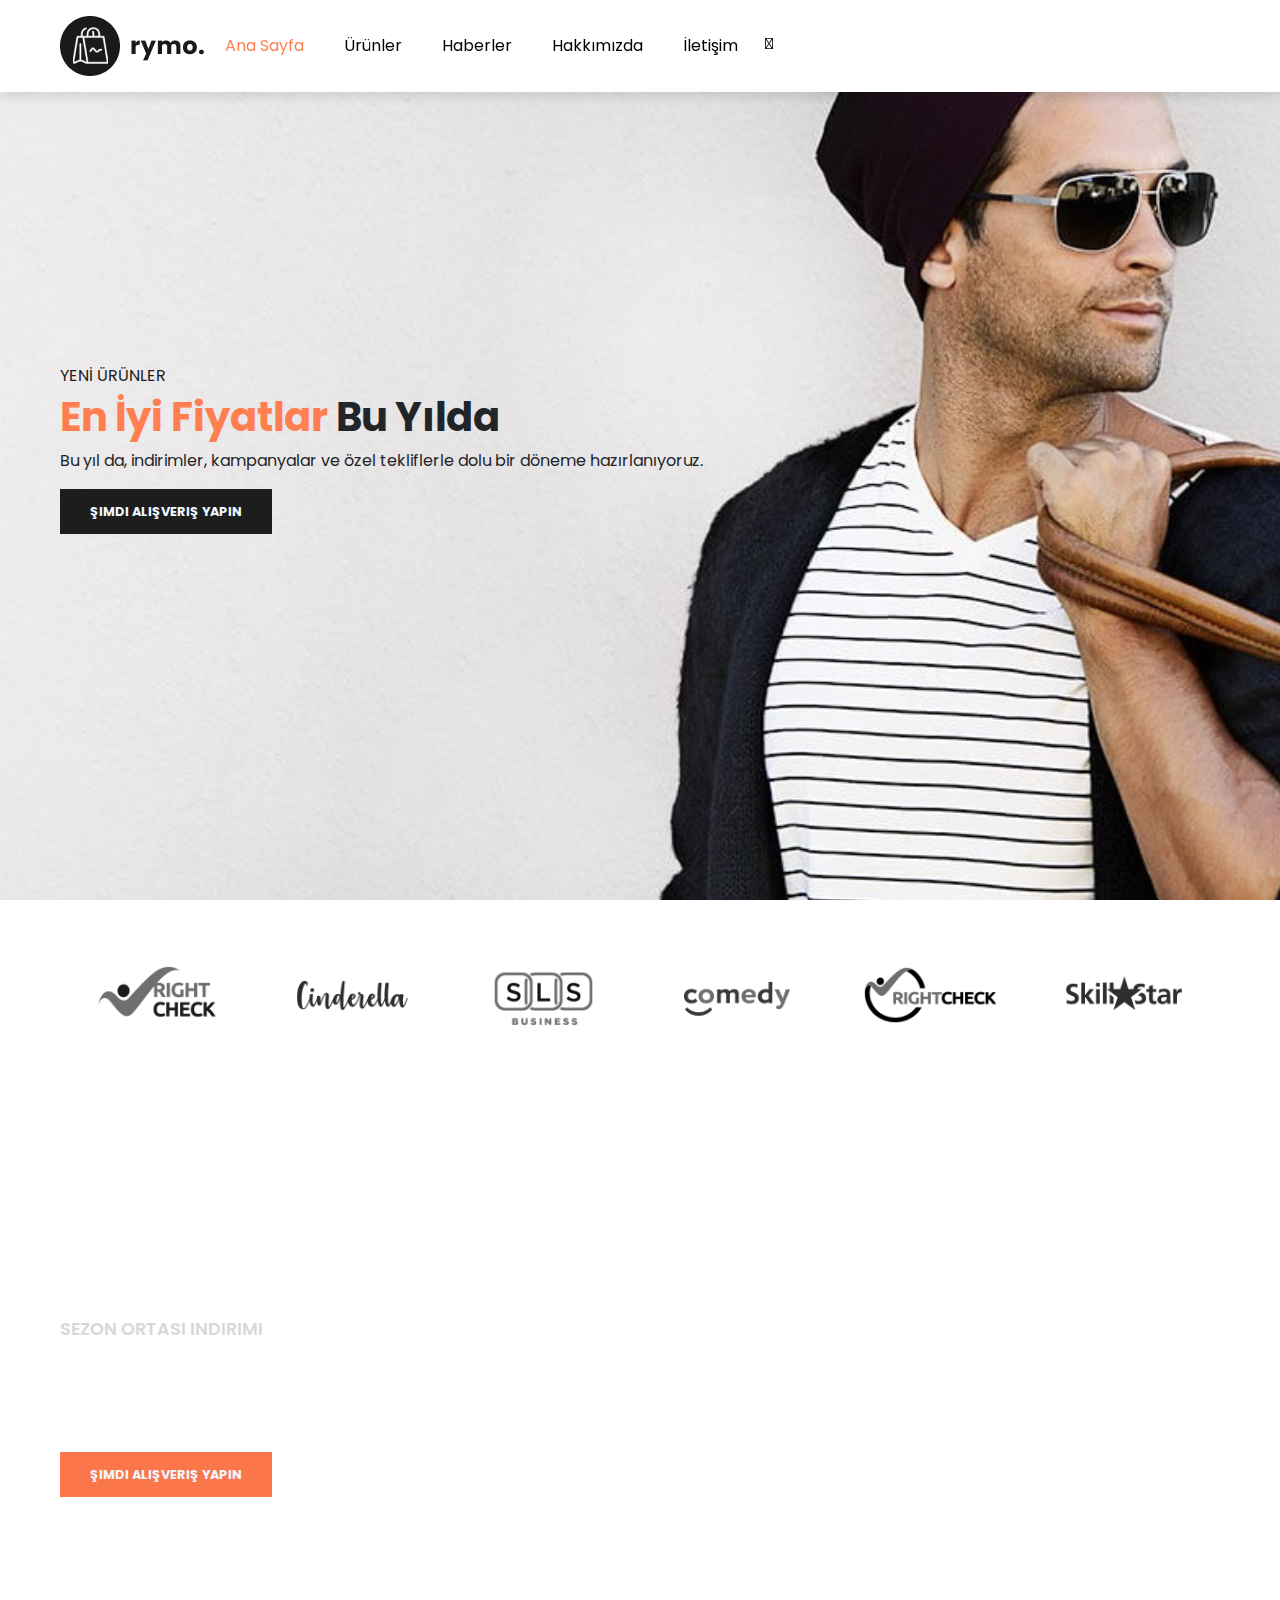
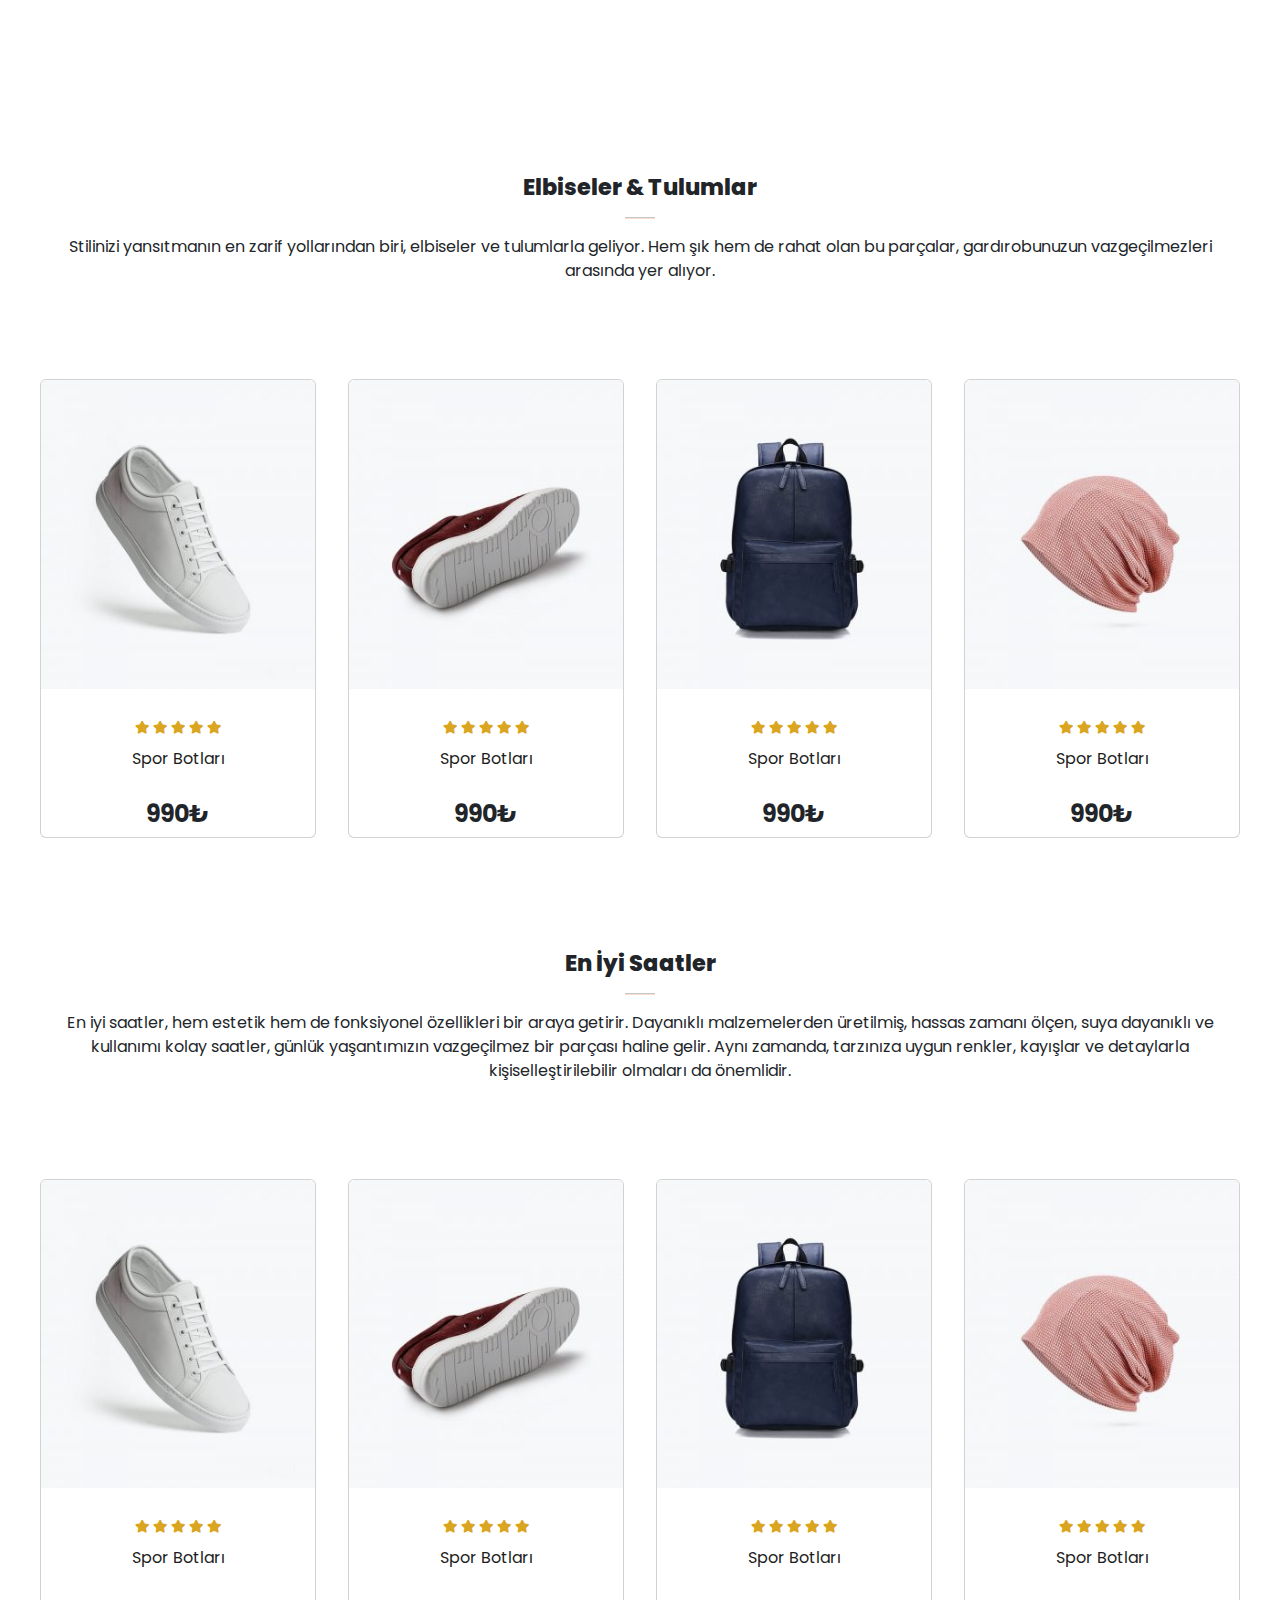
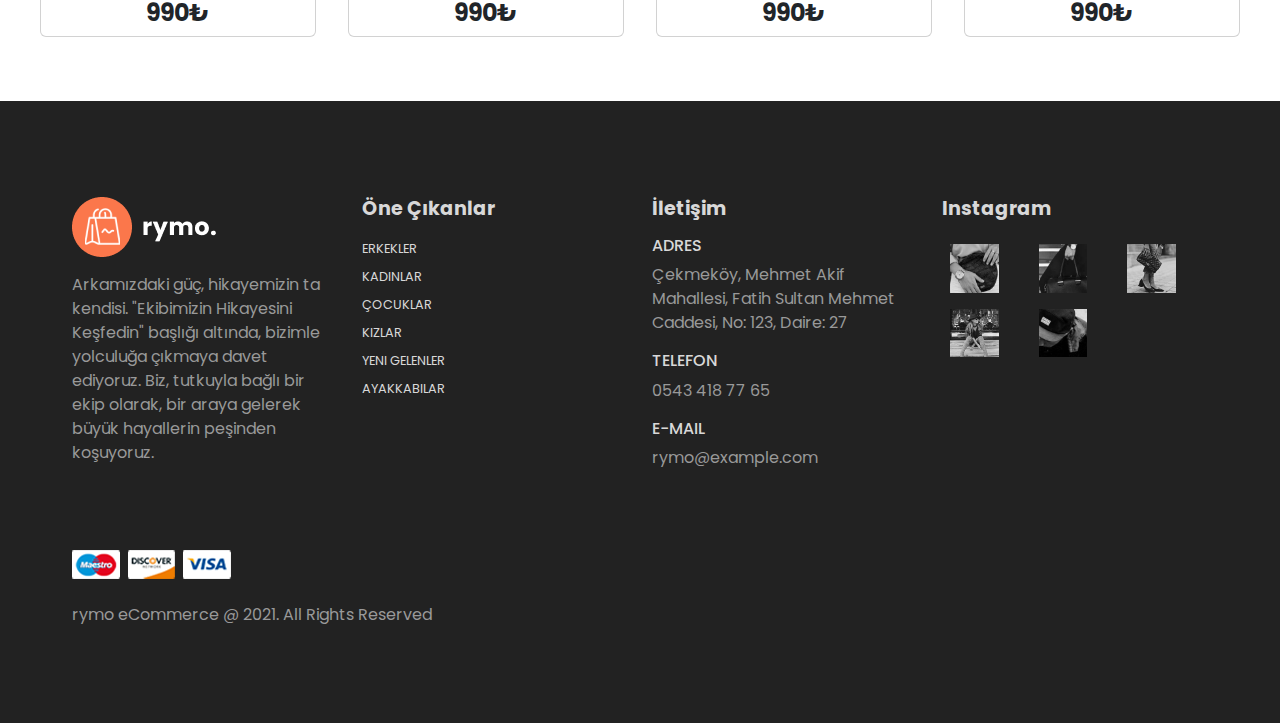
<file: index.html>
<!DOCTYPE html>
<html lang="en">
  <head>
    <meta charset="UTF-8" />
    <meta http-equiv="X-UA-Compatible" content="IE=edge" />
    <meta name="viewport" content="width=device-width, initial-scale=1.0" />
    <title>Ana Sayfa</title>
    <link
      rel="stylesheet"
      href="https://cdn.jsdelivr.net/npm/bootstrap@4.1.3/dist/css/bootstrap.min.css"
      integrity="sha384-MCw98/SFnGE8fJT3GXwEOngsV7Zt27NXFoaoApmYm81iuXoPkFOJwJ8ERdknLPMO"
      crossorigin="anonymous"
    />
    <link
      rel="stylesheet"
      href="https://cdn.jsdelivr.net/npm/bootstrap@5.3.3/dist/css/bootstrap.min.css"
    />
    <link
      rel="stylesheet"
      href="https://pro.fontawesome.com/releases/v5.10.0/css/all.css"
    />
    <link
      rel="stylesheet"
      href="https://cdnjs.cloudflare.com/ajax/libs/font-awesome/5.15.4/css/all.min.css"
      integrity="sha512-..."
      crossorigin="anonymous"
    />

    <link rel="stylesheet" href="style.css" />
  </head>

  <body>
    <!-- Navigation Start -->
    <nav class="navbar navbar-expand-lg navbar-light bg-white py-3 fixed-top">
      <div class="container">
        <a href="index.html"><img src="img/logo1.png" alt="" /></a>
        <button
          class="navbar-toggler"
          type="button"
          data-bs-toggle="collapse"
          data-bs-target="#navbarSupportedContent"
          aria-controls="navbarSupportedContent"
          aria-expanded="false"
          aria-label="Toggle navigation"
        >
          <span><i id="bar" class="fas fa-bars"></i></span>
        </button>
        <div class="collapse navbar-collapse" id="navbarSupportedContent">
          <ul class="navbar-nav ml-auto">
            <li class="nav-item">
              <a class="nav-link active" href="index.html">Ana Sayfa</a>
            </li>
            <li class="nav-item">
              <a class="nav-link" href="shop.html">Ürünler</a>
            </li>
            <li class="nav-item">
              <a class="nav-link" href="blog.html">Haberler</a>
            </li>
            <li class="nav-item">
              <a class="nav-link" href="about.html">Hakkımızda</a>
            </li>
            <li class="nav-item">
              <a class="nav-link" href="contact.html">İletişim</a>
            </li>
            <li class="nav-item">
              <div class="cart-btn">
                <i id="cart" class="fal fa-shopping-bag"></i>
              </div>
            </li>
          </ul>
        </div>
      </div>
      <!-- <div class="cart-btn">
        <i id="cart" class="fal fa-shopping-bag"></i>
        <span class="cart-quantity">0</span>
      </div> -->

      <div class="cart-modal-overlay">
        <div class="cart-modal">
          <i id="close-btn" class="fas fa-times"></i>
          <h1 class="cart-is-empty">Sepet boş</h1>
          <div class="product-rows"></div>
          <div class="total">
            <h1 class="cart-total">Toplam</h1>
            <span class="total-price">0₺</span>
            <button class="purchase-btn">Satın Alma</button>
          </div>
        </div>
      </div>
    </nav>
    <!-- Navigation End -->

    <!-- Home Start -->
    <section id="home">
      <div class="container">
        <h5>YENİ ÜRÜNLER</h5>
        <h1><span>En İyi Fiyatlar</span> Bu Yılda</h1>
        <p>
          Bu yıl da, indirimler, kampanyalar ve özel tekliflerle dolu bir döneme
          hazırlanıyoruz.<br />
        </p>
        <button>Şimdi Alışveriş Yapın</button>
      </div>
    </section>
    <!-- Home End -->

    <!-- Brand Start -->
    <section id="brand" class="container">
      <div class="row m-0 py-5">
        <img
          class="img-fluid col-lg-2 col-md-4 col-6"
          src="img/brand/1.png"
          alt=""
        />
        <img
          class="img-fluid col-lg-2 col-md-4 col-6"
          src="img/brand/2.png"
          alt=""
        />
        <img
          class="img-fluid col-lg-2 col-md-4 col-6"
          src="img/brand/3.png"
          alt=""
        />
        <img
          class="img-fluid col-lg-2 col-md-4 col-6"
          src="img/brand/4.png"
          alt=""
        />
        <img
          class="img-fluid col-lg-2 col-md-4 col-6"
          src="img/brand/5.png"
          alt=""
        />
        <img
          class="img-fluid col-lg-2 col-md-4 col-6"
          src="img/brand/6.png"
          alt=""
        />
      </div>
    </section>
    <!-- Brand End -->
    <!-- Banner Start -->
    <section id="banner" class="my-5 py-5">
      <div class="container">
        <h4>SEZON ORTASI INDIRIMI</h4>
        <h1>Sonbahar Koleksiyonu<br />%20'YE VARAN İNDİRİM</h1>
        <button class="text-uppercase">Şimdi Alışveriş Yapın</button>
      </div>
    </section>
    <!-- Banner End -->

    <!-- Clothes Start -->
    <section id="clothes" class="my-5">
      <div class="container text-center mt-5 py-5">
        <h3>Elbiseler & Tulumlar</h3>
        <hr class="mx-auto" />
        <p>
          Stilinizi yansıtmanın en zarif yollarından biri, elbiseler ve
          tulumlarla geliyor. Hem şık hem de rahat olan bu parçalar,
          gardırobunuzun vazgeçilmezleri arasında yer alıyor.
        </p>
      </div>
      <div class="row mx-auto container-fluid">
        <div class="items-container">
          <div class="card-1 card" data-id="1" data-max-quantity="10">
            <img class="product-image" src="img/featured/1.jpg" alt="" />
            <button class="add-to-cart">Sepete Ekle</button>
            <div class="star">
              <i class="fas fa-star"></i>
              <i class="fas fa-star"></i>
              <i class="fas fa-star"></i>
              <i class="fas fa-star"></i>
              <i class="fas fa-star"></i>
            </div>
            <h5 class="p-name">Spor Botları</h5>
            <h4 class="product-price">990₺</h4>
          </div>
          <div class="card-2 card">
            <img class="product-image" src="img/featured/2.jpg" alt="" />
            <button class="add-to-cart">Sepete Ekle</button>
            <div class="star">
              <i class="fas fa-star"></i>
              <i class="fas fa-star"></i>
              <i class="fas fa-star"></i>
              <i class="fas fa-star"></i>
              <i class="fas fa-star"></i>
            </div>
            <h5 class="p-name">Spor Botları</h5>
            <h4 class="product-price">990₺</h4>
          </div>
          <div class="card-3 card">
            <img class="product-image" src="img/featured/3.jpg" alt="" />
            <button class="add-to-cart">Sepete Ekle</button>
            <div class="star">
              <i class="fas fa-star"></i>
              <i class="fas fa-star"></i>
              <i class="fas fa-star"></i>
              <i class="fas fa-star"></i>
              <i class="fas fa-star"></i>
            </div>
            <h5 class="p-name">Spor Botları</h5>
            <h4 class="product-price">990₺</h4>
          </div>
          <div class="card-4 card">
            <img class="product-image" src="img/featured/4.jpg" alt="" />
            <button class="add-to-cart">Sepete Ekle</button>
            <div class="star">
              <i class="fas fa-star"></i>
              <i class="fas fa-star"></i>
              <i class="fas fa-star"></i>
              <i class="fas fa-star"></i>
              <i class="fas fa-star"></i>
            </div>
            <h5 class="p-name">Spor Botları</h5>
            <h4 class="product-price">990₺</h4>
          </div>
        </div>
      </div>
    </section>
    <!-- Clothes End -->

    <!-- Watches Start -->
    <section id="watches" class="my-5">
      <div class="container text-center mt-5 py-5">
        <h3>En İyi Saatler</h3>
        <hr class="mx-auto" />
        <p>
          En iyi saatler, hem estetik hem de fonksiyonel özellikleri bir araya
          getirir. Dayanıklı malzemelerden üretilmiş, hassas zamanı ölçen, suya
          dayanıklı ve kullanımı kolay saatler, günlük yaşantımızın vazgeçilmez
          bir parçası haline gelir. Aynı zamanda, tarzınıza uygun renkler,
          kayışlar ve detaylarla kişiselleştirilebilir olmaları da önemlidir.
        </p>
      </div>
      <div class="row mx-auto container-fluid">
        <div class="items-container">
          <div class="card-1 card">
            <img class="product-image" src="img/featured/1.jpg" alt="" />
            <button class="add-to-cart">Sepete Ekle</button>
            <div class="star">
              <i class="fas fa-star"></i>
              <i class="fas fa-star"></i>
              <i class="fas fa-star"></i>
              <i class="fas fa-star"></i>
              <i class="fas fa-star"></i>
            </div>
            <h5 class="p-name">Spor Botları</h5>
            <h4 class="product-price">990₺</h4>
          </div>
          <div class="card-2 card">
            <img class="product-image" src="img/featured/2.jpg" alt="" />
            <button class="add-to-cart">Sepete Ekle</button>
            <div class="star">
              <i class="fas fa-star"></i>
              <i class="fas fa-star"></i>
              <i class="fas fa-star"></i>
              <i class="fas fa-star"></i>
              <i class="fas fa-star"></i>
            </div>
            <h5 class="p-name">Spor Botları</h5>
            <h4 class="product-price">990₺</h4>
          </div>
          <div class="card-3 card">
            <img class="product-image" src="img/featured/3.jpg" alt="" />
            <button class="add-to-cart">Sepete Ekle</button>
            <div class="star">
              <i class="fas fa-star"></i>
              <i class="fas fa-star"></i>
              <i class="fas fa-star"></i>
              <i class="fas fa-star"></i>
              <i class="fas fa-star"></i>
            </div>
            <h5 class="p-name">Spor Botları</h5>
            <h4 class="product-price">990₺</h4>
          </div>
          <div class="card-4 card">
            <img class="product-image" src="img/featured/4.jpg" alt="" />
            <button class="add-to-cart">Sepete Ekle</button>
            <div class="star">
              <i class="fas fa-star"></i>
              <i class="fas fa-star"></i>
              <i class="fas fa-star"></i>
              <i class="fas fa-star"></i>
              <i class="fas fa-star"></i>
            </div>
            <h5 class="p-name">Spor Botları</h5>
            <h4 class="product-price">990₺</h4>
          </div>
        </div>
      </div>
    </section>
    <!-- Watches End -->
    <!-- Footer Start -->
    <footer class="mt-5 py-5">
      <div class="row container mx-auto pt-5">
        <div class="footer-one col-lg-3 col-md-6 col-12">
          <img src="img/logo2.png" alt="" />
          <p class="pt-3">
            Arkamızdaki güç, hikayemizin ta kendisi. "Ekibimizin Hikayesini
            Keşfedin" başlığı altında, bizimle yolculuğa çıkmaya davet ediyoruz.
            Biz, tutkuyla bağlı bir ekip olarak, bir araya gelerek büyük
            hayallerin peşinden koşuyoruz.
          </p>
        </div>
        <div class="footer-one col-lg-3 col-md-6 col-12 mb-3">
          <h5 class="pb-2">Öne Çıkanlar</h5>
          <ul class="text-uppercase list-unstyled">
            <li><a href="#">Erkekler</a></li>
            <li><a href="#">Kadınlar</a></li>
            <li><a href="#">Çocuklar</a></li>
            <li><a href="#">Kızlar</a></li>
            <li><a href="#">Yeni Gelenler</a></li>
            <li><a href="#">Ayakkabılar</a></li>
          </ul>
        </div>
        <div class="footer-one col-lg-3 col-md-6 col-12 mb-3">
          <h5 class="pb-2">İletişim</h5>
          <div>
            <h6 class="text-uppercase">Adres</h6>
            <p>
              Çekmeköy, Mehmet Akif Mahallesi, Fatih Sultan Mehmet Caddesi, No:
              123, Daire: 27
            </p>
          </div>
          <div>
            <h6 class="text-uppercase">Telefon</h6>
            <p>0543 418 77 65</p>
          </div>
          <div>
            <h6 class="text-uppercase">E-Mail</h6>
            <p>rymo@example.com</p>
          </div>
        </div>

        <div class="footer-one col-lg-3 col-md-6 col-12 mb-3">
          <h5 class="pb-2">Instagram</h5>
          <div class="row">
            <img
              class="img-fluid w-25 h-100 m-2"
              src="img/insta/1.jpg"
              alt=""
            />
            <img
              class="img-fluid w-25 h-100 m-2"
              src="img/insta/2.jpg"
              alt=""
            />
            <img
              class="img-fluid w-25 h-100 m-2"
              src="img/insta/3.jpg"
              alt=""
            />
            <img
              class="img-fluid w-25 h-100 m-2"
              src="img/insta/4.jpg"
              alt=""
            />
            <img
              class="img-fluid w-25 h-100 m-2"
              src="img/insta/5.jpg"
              alt=""
            />
          </div>
        </div>
      </div>
      <div class="copyright mt-5 mb-4">
        <div class="row container mx-auto">
          <div class="col-lg-3 col-md-6 col-lg-12 mb-4">
            <img src="img/payment.png" alt="" />
          </div>
          <div class="col-lg-4 col-md-6 col-12 text-nowrap mb-2">
            <p>rymo eCommerce @ 2021. All Rights Reserved</p>
          </div>
        </div>
      </div>
    </footer>
    <!-- Footer End -->
    <script>
      // open cart modal
      const cart = document.querySelector("#cart");
      const cartModalOverlay = document.querySelector(".cart-modal-overlay");

      cart.addEventListener("click", () => {
        if (cartModalOverlay.style.transform === "translateX(-200%)") {
          cartModalOverlay.style.transform = "translateX(0)";
        } else {
          cartModalOverlay.style.transform = "translateX(-200%)";
        }
      });
      // end of open cart modal

      // close cart modal
      const closeBtn = document.querySelector("#close-btn");

      closeBtn.addEventListener("click", () => {
        cartModalOverlay.style.transform = "translateX(-200%)";
      });

      cartModalOverlay.addEventListener("click", (e) => {
        if (e.target.classList.contains("cart-modal-overlay")) {
          cartModalOverlay.style.transform = "translateX(-200%)";
        }
      });
      // end of close cart modal

      // add products to cart
      const addToCart = document.getElementsByClassName("add-to-cart");
      const productRow = document.getElementsByClassName("product-row");

      for (var i = 0; i < addToCart.length; i++) {
        button = addToCart[i];
        button.addEventListener("click", addToCartClicked);
      }

      function addToCartClicked(event) {
        button = event.target;
        var cartItem = button.parentElement;
        var price =
          cartItem.getElementsByClassName("product-price")[0].innerText;

        var imageSrc = cartItem.getElementsByClassName("product-image")[0].src;
        addItemToCart(price, imageSrc);
        updateCartPrice();
      }

      function addItemToCart(price, imageSrc) {
        var productRow = document.createElement("div");
        productRow.classList.add("product-row");
        var productRows = document.getElementsByClassName("product-rows")[0];
        var cartImage = document.getElementsByClassName("cart-image");

        for (var i = 0; i < cartImage.length; i++) {
          if (cartImage[i].src == imageSrc) {
            alert("This item has already been added to the cart");
            return;
          }
        }

        var cartRowItems = `
  <div class="product-row">
        <img class="cart-image" src="${imageSrc}" alt="">
        <span class ="cart-price">${price}</span>
        <input class="product-quantity" type="number" value="1">
        <button class="remove-btn">Remove</button>
        </div>
        
      `;
        productRow.innerHTML = cartRowItems;
        productRows.append(productRow);
        productRow
          .getElementsByClassName("remove-btn")[0]
          .addEventListener("click", removeItem);
        productRow
          .getElementsByClassName("product-quantity")[0]
          .addEventListener("change", changeQuantity);
        updateCartPrice();
      }
      // end of add products to cart

      // Remove products from cart
      const removeBtn = document.getElementsByClassName("remove-btn");
      for (var i = 0; i < removeBtn.length; i++) {
        button = removeBtn[i];
        button.addEventListener("click", removeItem);
      }

      function removeItem(event) {
        btnClicked = event.target;
        btnClicked.parentElement.parentElement.remove();
        updateCartPrice();
      }

      // update quantity input
      var quantityInput =
        document.getElementsByClassName("product-quantity")[0];

      for (var i = 0; i < quantityInput; i++) {
        input = quantityInput[i];
        input.addEventListener("change", changeQuantity);
      }

      function changeQuantity(event) {
        var input = event.target;
        if (isNaN(input.value) || input.value <= 0) {
          input.value = 1;
        }
        updateCartPrice();
      }
      // end of update quantity input

      // update total price
      function updateCartPrice() {
        var total = 0;
        for (var i = 0; i < productRow.length; i += 2) {
          cartRow = productRow[i];
          var priceElement = cartRow.getElementsByClassName("cart-price")[0];
          var quantityElement =
            cartRow.getElementsByClassName("product-quantity")[0];
          var price = parseFloat(priceElement.innerText.replace("$", ""));
          var quantity = quantityElement.value;
          total = total + price * quantity;
        }
        document.getElementsByClassName("total-price")[0].innerText =
          "$" + total;

        document.getElementsByClassName("cart-quantity")[0].textContent =
          i /= 2;
      }
      // end of update total price

      // purchase items
      const purchaseBtn = document.querySelector(".purchase-btn");

      const closeCartModal = document.querySelector(".cart-modal");

      purchaseBtn.addEventListener("click", purchaseBtnClicked);

      function purchaseBtnClicked() {
        alert("Thank you for your purchase");
        cartModalOverlay.style.transform = "translateX(-100%)";
        var cartItems = document.getElementsByClassName("product-rows")[0];
        while (cartItems.hasChildNodes()) {
          cartItems.removeChild(cartItems.firstChild);
        }
        updateCartPrice();
      }
      // end of purchase items

      //alert user if cart is empty
    </script>
    <script
      src="https://cdn.jsdelivr.net/npm/@popperjs/core@2.11.8/dist/umd/popper.min.js"
      integrity="sha384-I7E8VVD/ismYTF4hNIPjVp/Zjvgyol6VFvRkX/vR+Vc4jQkC+hVqc2pM8ODewa9r"
      crossorigin="anonymous"
    ></script>
    <script
      src="https://cdn.jsdelivr.net/npm/bootstrap@5.3.3/dist/js/bootstrap.min.js"
      integrity="sha384-0pUGZvbkm6XF6gxjEnlmuGrJXVbNuzT9qBBavbLwCsOGabYfZo0T0to5eqruptLy"
      crossorigin="anonymous"
    ></script>
  </body>
</html>
</file>
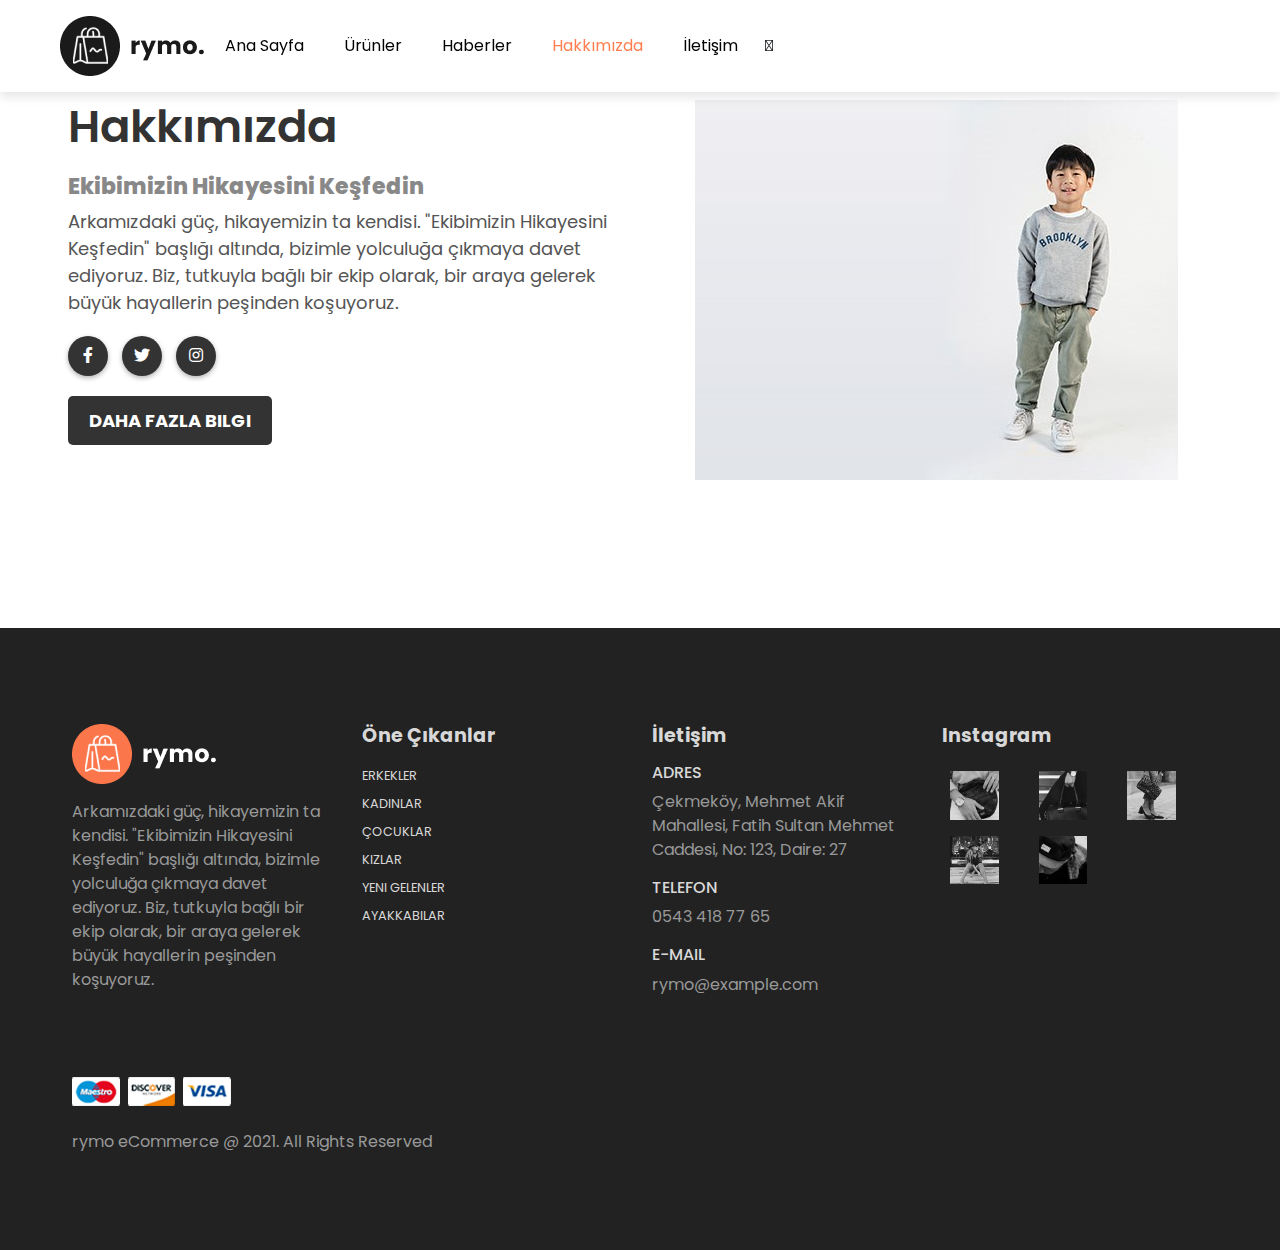
<file: about.html>
<!DOCTYPE html>
<html lang="en">
  <head>
    <meta charset="UTF-8" />
    <meta http-equiv="X-UA-Compatible" content="IE=edge" />
    <meta name="viewport" content="width=device-width, initial-scale=1.0" />
    <title>Hakkımızda</title>
    <link
      rel="stylesheet"
      href="https://cdn.jsdelivr.net/npm/bootstrap@4.1.3/dist/css/bootstrap.min.css"
      integrity="sha384-MCw98/SFnGE8fJT3GXwEOngsV7Zt27NXFoaoApmYm81iuXoPkFOJwJ8ERdknLPMO"
      crossorigin="anonymous"
    />
    <link
      rel="stylesheet"
      href="https://cdn.jsdelivr.net/npm/bootstrap@5.3.3/dist/css/bootstrap.min.css"
    />
    <link
      rel="stylesheet"
      href="https://pro.fontawesome.com/releases/v5.10.0/css/all.css"
    />

    <link rel="stylesheet" href="style.css" />
  </head>

  <body>
    <!-- Navigation Start -->
    <nav class="navbar navbar-expand-lg navbar-light bg-white py-3 fixed-top">
      <div class="container">
        <a href="index.html"><img src="img/logo1.png" alt="" /></a>
        <button
          class="navbar-toggler"
          type="button"
          data-bs-toggle="collapse"
          data-bs-target="#navbarSupportedContent"
          aria-controls="navbarSupportedContent"
          aria-expanded="false"
          aria-label="Toggle navigation"
        >
          <span><i id="bar" class="fas fa-bars"></i></span>
        </button>
        <div class="collapse navbar-collapse" id="navbarSupportedContent">
          <ul class="navbar-nav ml-auto">
            <li class="nav-item">
              <a class="nav-link" href="index.html">Ana Sayfa</a>
            </li>
            <li class="nav-item">
              <a class="nav-link" href="shop.html">Ürünler</a>
            </li>
            <li class="nav-item">
              <a class="nav-link" href="blog.html">Haberler</a>
            </li>
            <li class="nav-item">
              <a class="nav-link active" href="about.html">Hakkımızda</a>
            </li>
            <li class="nav-item">
              <a class="nav-link" href="contact.html">İletişim</a>
            </li>
            <li class="nav-item">
              <i class="fal fa-shopping-bag"></i>
            </li>
          </ul>
        </div>
      </div>
    </nav>
    <!-- Navigation End -->

    <!-- About Us Start -->
    <div class="about-us">
      <div class="container">
        <div class="row">
          <div class="flex">
            <h2>Hakkımızda</h2>
            <h3>Ekibimizin Hikayesini Keşfedin</h3>
            <p>
              Arkamızdaki güç, hikayemizin ta kendisi. "Ekibimizin Hikayesini
              Keşfedin" başlığı altında, bizimle yolculuğa çıkmaya davet
              ediyoruz. Biz, tutkuyla bağlı bir ekip olarak, bir araya gelerek
              büyük hayallerin peşinden koşuyoruz.
            </p>
            <div class="social-links">
              <a href="#"><i class="fab fa-facebook-f"></i></a>
              <a href="#"><i class="fab fa-twitter"></i></a>
              <a href="#"><i class="fab fa-instagram"></i></a>
            </div>
            <a href="#" class="btn">Daha Fazla Bilgi</a>
          </div>
          <div class="flex">
            <img src="img/new/2.jpg" alt="" />
          </div>
        </div>
      </div>
    </div>
    <!-- About Us End -->

    <!-- Footer Start -->
    <footer class="mt-5 py-5">
      <div class="row container mx-auto pt-5">
        <div class="footer-one col-lg-3 col-md-6 col-12">
          <img src="img/logo2.png" alt="" />
          <p class="pt-3">
            Arkamızdaki güç, hikayemizin ta kendisi. "Ekibimizin Hikayesini
            Keşfedin" başlığı altında, bizimle yolculuğa çıkmaya davet ediyoruz.
            Biz, tutkuyla bağlı bir ekip olarak, bir araya gelerek büyük
            hayallerin peşinden koşuyoruz.
          </p>
        </div>
        <div class="footer-one col-lg-3 col-md-6 col-12 mb-3">
          <h5 class="pb-2">Öne Çıkanlar</h5>
          <ul class="text-uppercase list-unstyled">
            <li><a href="#">Erkekler</a></li>
            <li><a href="#">Kadınlar</a></li>
            <li><a href="#">Çocuklar</a></li>
            <li><a href="#">Kızlar</a></li>
            <li><a href="#">Yeni Gelenler</a></li>
            <li><a href="#">Ayakkabılar</a></li>
          </ul>
        </div>
        <div class="footer-one col-lg-3 col-md-6 col-12 mb-3">
          <h5 class="pb-2">İletişim</h5>
          <div>
            <h6 class="text-uppercase">Adres</h6>
            <p>
              Çekmeköy, Mehmet Akif Mahallesi, Fatih Sultan Mehmet Caddesi, No:
              123, Daire: 27
            </p>
          </div>
          <div>
            <h6 class="text-uppercase">Telefon</h6>
            <p>0543 418 77 65</p>
          </div>
          <div>
            <h6 class="text-uppercase">E-Mail</h6>
            <p>rymo@example.com</p>
          </div>
        </div>

        <div class="footer-one col-lg-3 col-md-6 col-12 mb-3">
          <h5 class="pb-2">Instagram</h5>
          <div class="row">
            <img
              class="img-fluid w-25 h-100 m-2"
              src="img/insta/1.jpg"
              alt=""
            />
            <img
              class="img-fluid w-25 h-100 m-2"
              src="img/insta/2.jpg"
              alt=""
            />
            <img
              class="img-fluid w-25 h-100 m-2"
              src="img/insta/3.jpg"
              alt=""
            />
            <img
              class="img-fluid w-25 h-100 m-2"
              src="img/insta/4.jpg"
              alt=""
            />
            <img
              class="img-fluid w-25 h-100 m-2"
              src="img/insta/5.jpg"
              alt=""
            />
          </div>
        </div>
      </div>
      <div class="copyright mt-5 mb-4">
        <div class="row container mx-auto">
          <div class="col-lg-3 col-md-6 col-lg-12 mb-4">
            <img src="img/payment.png" alt="" />
          </div>
          <div class="col-lg-4 col-md-6 col-12 text-nowrap mb-2">
            <p>rymo eCommerce @ 2021. All Rights Reserved</p>
          </div>
        </div>
      </div>
    </footer>
    <!-- Footer End -->

    <script
      src="https://cdn.jsdelivr.net/npm/@popperjs/core@2.11.8/dist/umd/popper.min.js"
      integrity="sha384-I7E8VVD/ismYTF4hNIPjVp/Zjvgyol6VFvRkX/vR+Vc4jQkC+hVqc2pM8ODewa9r"
      crossorigin="anonymous"
    ></script>
    <script
      src="https://cdn.jsdelivr.net/npm/bootstrap@5.3.3/dist/js/bootstrap.min.js"
      integrity="sha384-0pUGZvbkm6XF6gxjEnlmuGrJXVbNuzT9qBBavbLwCsOGabYfZo0T0to5eqruptLy"
      crossorigin="anonymous"
    ></script>
  </body>
</html>
</file>
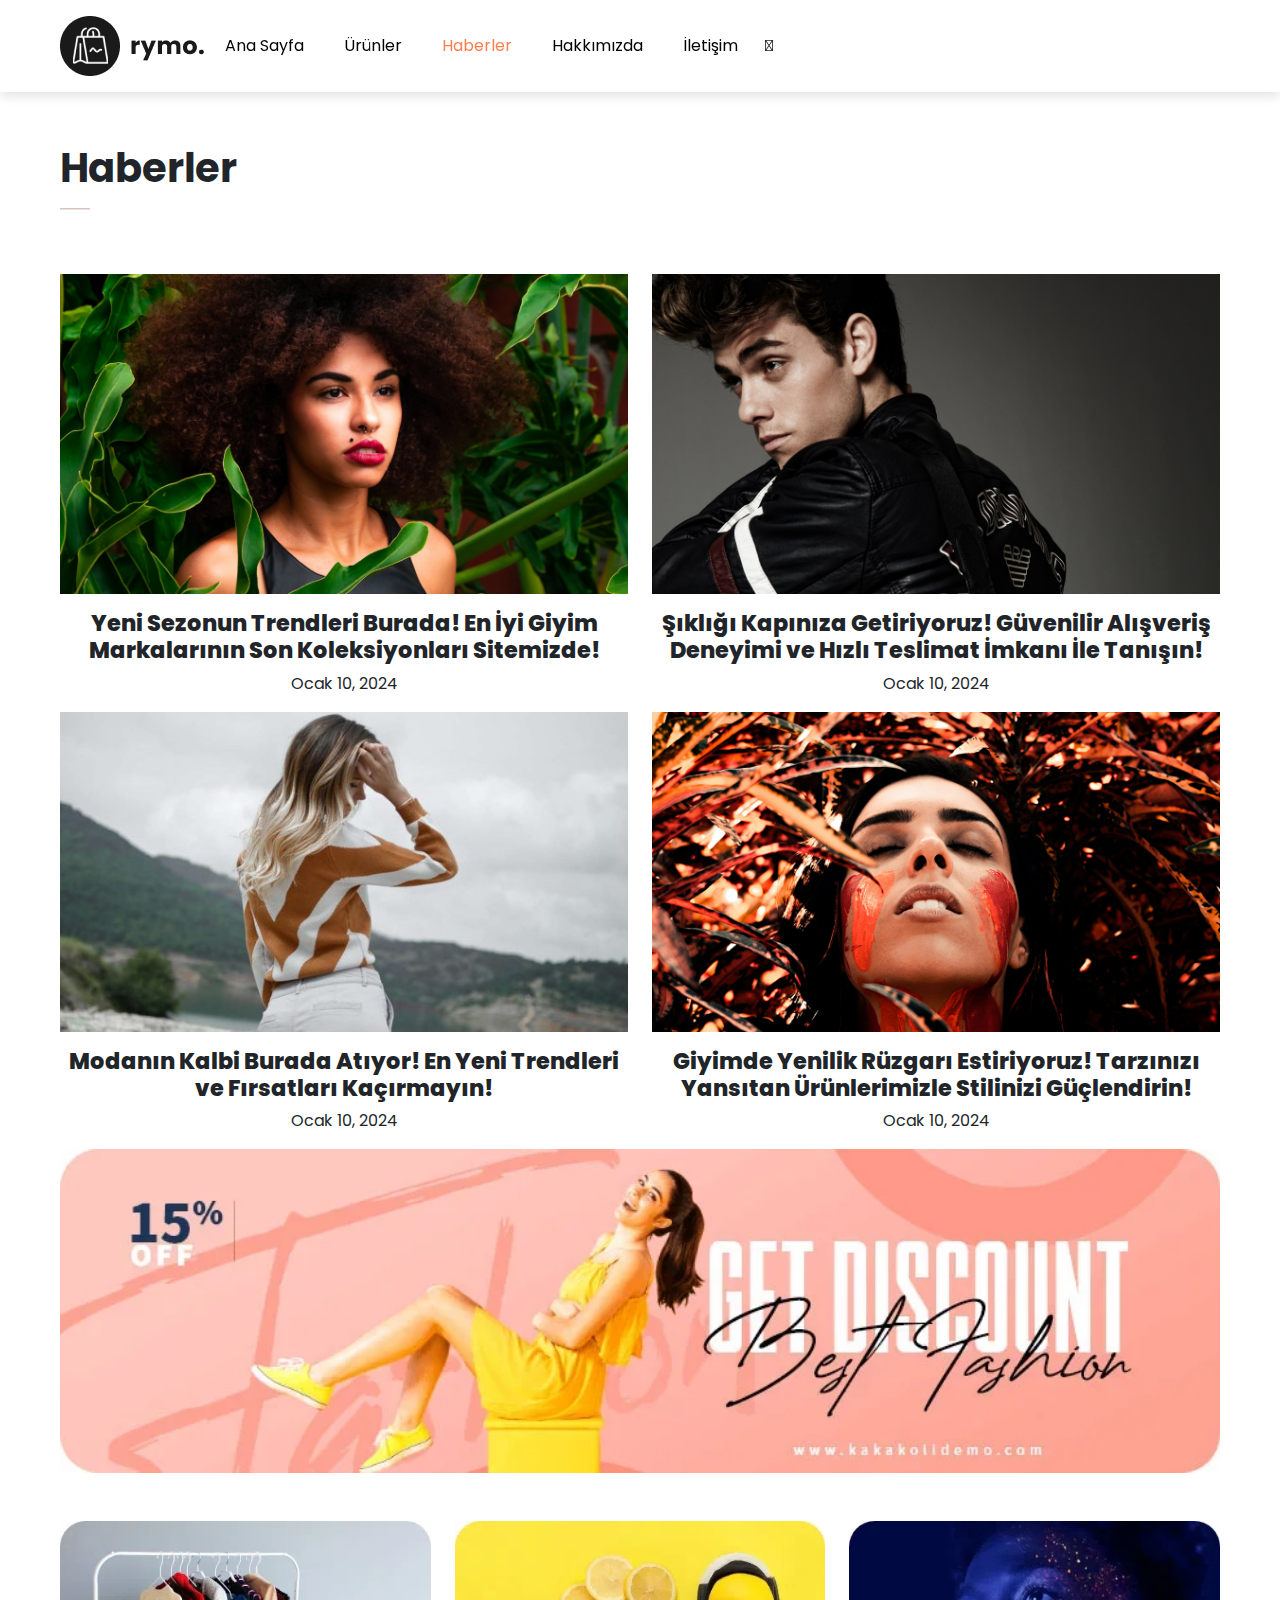
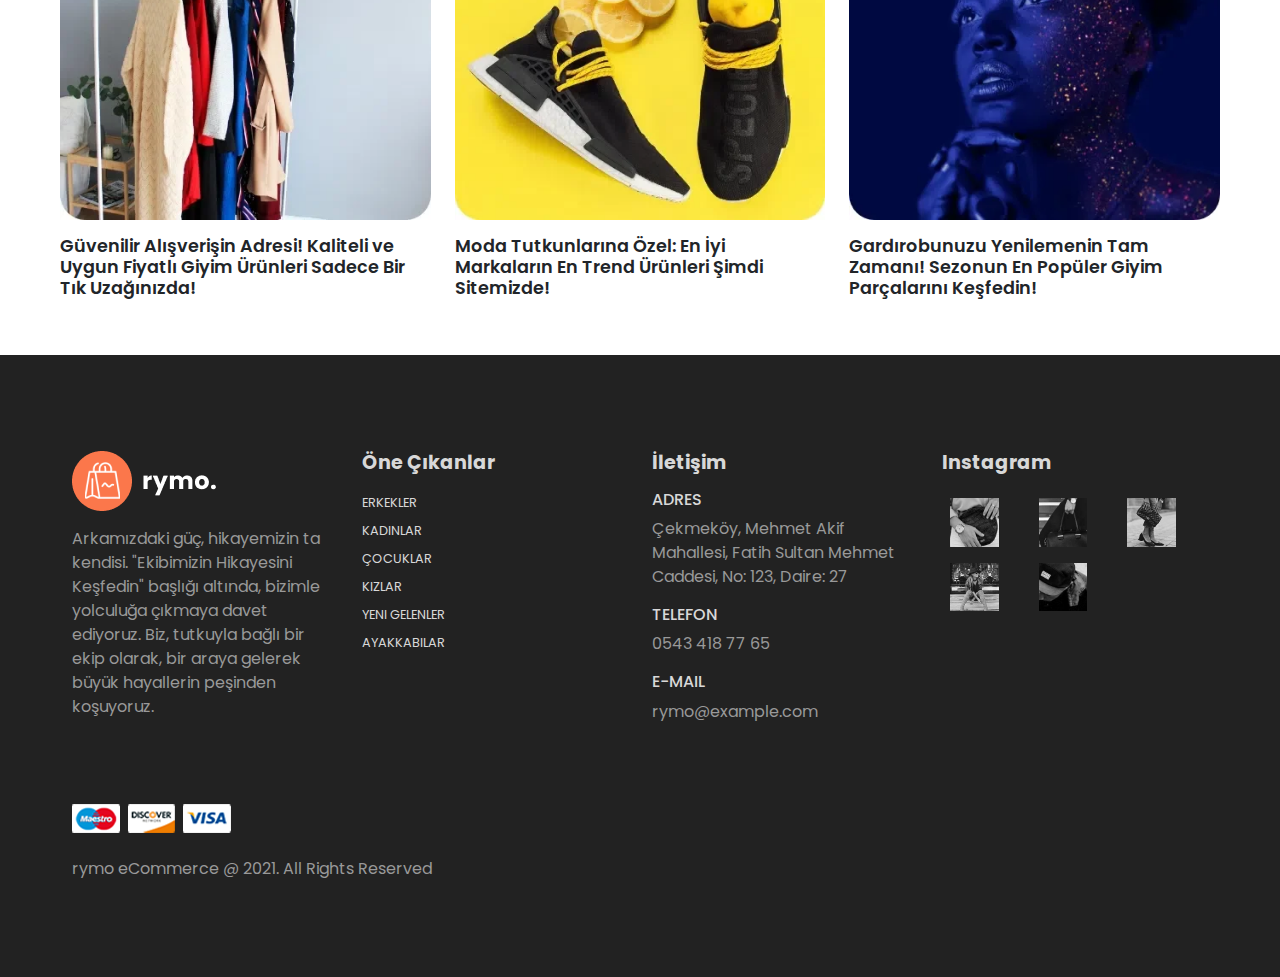
<file: blog.html>
<!DOCTYPE html>
<html lang="en">
  <head>
    <meta charset="UTF-8" />
    <meta http-equiv="X-UA-Compatible" content="IE=edge" />
    <meta name="viewport" content="width=device-width, initial-scale=1.0" />
    <title>Haberler</title>

    <link
      rel="stylesheet"
      href="https://cdn.jsdelivr.net/npm/bootstrap@4.1.3/dist/css/bootstrap.min.css"
      integrity="sha384-MCw98/SFnGE8fJT3GXwEOngsV7Zt27NXFoaoApmYm81iuXoPkFOJwJ8ERdknLPMO"
      crossorigin="anonymous"
    />
    <link
      rel="stylesheet"
      href="https://cdn.jsdelivr.net/npm/bootstrap@5.3.3/dist/css/bootstrap.min.css"
    />
    <link
      rel="stylesheet"
      href="https://pro.fontawesome.com/releases/v5.10.0/css/all.css"
    />
    <link rel="stylesheet" href="style.css" />
  </head>

  <body>
    <!-- Navigation Start -->
    <nav class="navbar navbar-expand-lg navbar-light bg-white py-3 fixed-top">
      <div class="container">
        <a href="index.html"><img src="img/logo1.png" alt="" /></a>
        <button
          class="navbar-toggler"
          type="button"
          data-bs-toggle="collapse"
          data-bs-target="#navbarSupportedContent"
          aria-controls="navbarSupportedContent"
          aria-expanded="false"
          aria-label="Toggle navigation"
        >
          <span><i id="bar" class="fas fa-bars"></i></span>
        </button>
        <div class="collapse navbar-collapse" id="navbarSupportedContent">
          <ul class="navbar-nav ml-auto">
            <li class="nav-item">
              <a class="nav-link" href="index.html">Ana Sayfa</a>
            </li>
            <li class="nav-item">
              <a class="nav-link" href="shop.html">Ürünler</a>
            </li>
            <li class="nav-item">
              <a class="nav-link active" href="blog.html">Haberler</a>
            </li>
            <li class="nav-item">
              <a class="nav-link" href="about.html">Hakkımızda</a>
            </li>
            <li class="nav-item">
              <a class="nav-link" href="contact.html">İletişim</a>
            </li>
            <li class="nav-item">
              <i class="fal fa-shopping-bag"></i>
            </li>
          </ul>
        </div>
      </div>
    </nav>
    <!-- Navigation End -->
    <section id="blog-home" class="pt-5 mt-5 container">
      <h1 class="font-weight-bold pt-5">Haberler</h1>
      <hr />
    </section>

    <section id="blog-container" class="container pt-5">
      <div class="row">
        <div class="post col-lg-6 col-md-6 col-12">
          <div class="post-img">
            <img class="img-fluid w-100" src="img/blog/1.jpg" alt="" />
          </div>
          <h3 class="text-center font-weight-normal pt-3">
            Yeni Sezonun Trendleri Burada! En İyi Giyim Markalarının Son
            Koleksiyonları Sitemizde!
          </h3>
          <p class="text-center">Ocak 10, 2024</p>
        </div>
        <div class="post col-lg-6 col-md-6 col-12">
          <div class="post-img">
            <img class="img-fluid w-100" src="img/blog/2.jpg" alt="" />
          </div>
          <h3 class="text-center font-weight-normal pt-3">
            Şıklığı Kapınıza Getiriyoruz! Güvenilir Alışveriş Deneyimi ve Hızlı
            Teslimat İmkanı İle Tanışın!
          </h3>
          <p class="text-center">Ocak 10, 2024</p>
        </div>
        <div class="post col-lg-6 col-md-6 col-12">
          <div class="post-img">
            <img class="img-fluid w-100" src="img/blog/3.jpg" alt="" />
          </div>
          <h3 class="text-center font-weight-normal pt-3">
            Modanın Kalbi Burada Atıyor! En Yeni Trendleri ve Fırsatları
            Kaçırmayın!
          </h3>
          <p class="text-center">Ocak 10, 2024</p>
        </div>
        <div class="post col-lg-6 col-md-6 col-12">
          <div class="post-img">
            <img class="img-fluid w-100" src="img/blog/4.jpg" alt="" />
          </div>
          <h3 class="text-center font-weight-normal pt-3">
            Giyimde Yenilik Rüzgarı Estiriyoruz! Tarzınızı Yansıtan
            Ürünlerimizle Stilinizi Güçlendirin!
          </h3>
          <p class="text-center">Ocak 10, 2024</p>
        </div>
        <div class="col-lg-12 col-md-12 col-12 pb-5">
          <div class="post-img">
            <img class="img-fluid w-100" src="img/blog/banner.webp" alt="" />
          </div>
        </div>
        <div class="post col-lg-4 col-md-6 col-12">
          <div class="post-img">
            <img class="img-fluid w-100" src="img/blog/1.webp" alt="" />
          </div>
          <h4 class="font-weight-normal pt-3">
            Güvenilir Alışverişin Adresi! Kaliteli ve Uygun Fiyatlı Giyim
            Ürünleri Sadece Bir Tık Uzağınızda!
          </h4>
        </div>
        <div class="post col-lg-4 col-md-6 col-12">
          <div class="post-img">
            <img class="img-fluid w-100" src="img/blog/3.webp" alt="" />
          </div>
          <h4 class="font-weight-normal pt-3">
            Moda Tutkunlarına Özel: En İyi Markaların En Trend Ürünleri Şimdi
            Sitemizde!
          </h4>
        </div>
        <div class="post col-lg-4 col-md-6 col-12">
          <div class="post-img">
            <img class="img-fluid w-100" src="img/blog/2.webp" alt="" />
          </div>
          <h4 class="font-weight-normal pt-3">
            Gardırobunuzu Yenilemenin Tam Zamanı! Sezonun En Popüler Giyim
            Parçalarını Keşfedin!
          </h4>
        </div>
      </div>
    </section>
    <!-- Footer Start -->
    <footer class="mt-5 py-5">
      <div class="row container mx-auto pt-5">
        <div class="footer-one col-lg-3 col-md-6 col-12">
          <img src="img/logo2.png" alt="" />
          <p class="pt-3">
            Arkamızdaki güç, hikayemizin ta kendisi. "Ekibimizin Hikayesini
            Keşfedin" başlığı altında, bizimle yolculuğa çıkmaya davet ediyoruz.
            Biz, tutkuyla bağlı bir ekip olarak, bir araya gelerek büyük
            hayallerin peşinden koşuyoruz.
          </p>
        </div>
        <div class="footer-one col-lg-3 col-md-6 col-12 mb-3">
          <h5 class="pb-2">Öne Çıkanlar</h5>
          <ul class="text-uppercase list-unstyled">
            <li><a href="#">Erkekler</a></li>
            <li><a href="#">Kadınlar</a></li>
            <li><a href="#">Çocuklar</a></li>
            <li><a href="#">Kızlar</a></li>
            <li><a href="#">Yeni Gelenler</a></li>
            <li><a href="#">Ayakkabılar</a></li>
          </ul>
        </div>
        <div class="footer-one col-lg-3 col-md-6 col-12 mb-3">
          <h5 class="pb-2">İletişim</h5>
          <div>
            <h6 class="text-uppercase">Adres</h6>
            <p>
              Çekmeköy, Mehmet Akif Mahallesi, Fatih Sultan Mehmet Caddesi, No:
              123, Daire: 27
            </p>
          </div>
          <div>
            <h6 class="text-uppercase">Telefon</h6>
            <p>0543 418 77 65</p>
          </div>
          <div>
            <h6 class="text-uppercase">E-Mail</h6>
            <p>rymo@example.com</p>
          </div>
        </div>

        <div class="footer-one col-lg-3 col-md-6 col-12 mb-3">
          <h5 class="pb-2">Instagram</h5>
          <div class="row">
            <img
              class="img-fluid w-25 h-100 m-2"
              src="img/insta/1.jpg"
              alt=""
            />
            <img
              class="img-fluid w-25 h-100 m-2"
              src="img/insta/2.jpg"
              alt=""
            />
            <img
              class="img-fluid w-25 h-100 m-2"
              src="img/insta/3.jpg"
              alt=""
            />
            <img
              class="img-fluid w-25 h-100 m-2"
              src="img/insta/4.jpg"
              alt=""
            />
            <img
              class="img-fluid w-25 h-100 m-2"
              src="img/insta/5.jpg"
              alt=""
            />
          </div>
        </div>
      </div>
      <div class="copyright mt-5 mb-4">
        <div class="row container mx-auto">
          <div class="col-lg-3 col-md-6 col-lg-12 mb-4">
            <img src="img/payment.png" alt="" />
          </div>
          <div class="col-lg-4 col-md-6 col-12 text-nowrap mb-2">
            <p>rymo eCommerce @ 2021. All Rights Reserved</p>
          </div>
        </div>
      </div>
    </footer>
    <!-- Footer End -->

    <script
      src="https://cdn.jsdelivr.net/npm/@popperjs/core@2.11.8/dist/umd/popper.min.js"
      integrity="sha384-I7E8VVD/ismYTF4hNIPjVp/Zjvgyol6VFvRkX/vR+Vc4jQkC+hVqc2pM8ODewa9r"
      crossorigin="anonymous"
    ></script>
    <script
      src="https://cdn.jsdelivr.net/npm/bootstrap@5.3.3/dist/js/bootstrap.min.js"
      integrity="sha384-0pUGZvbkm6XF6gxjEnlmuGrJXVbNuzT9qBBavbLwCsOGabYfZo0T0to5eqruptLy"
      crossorigin="anonymous"
    ></script>
  </body>
</html>
</file>
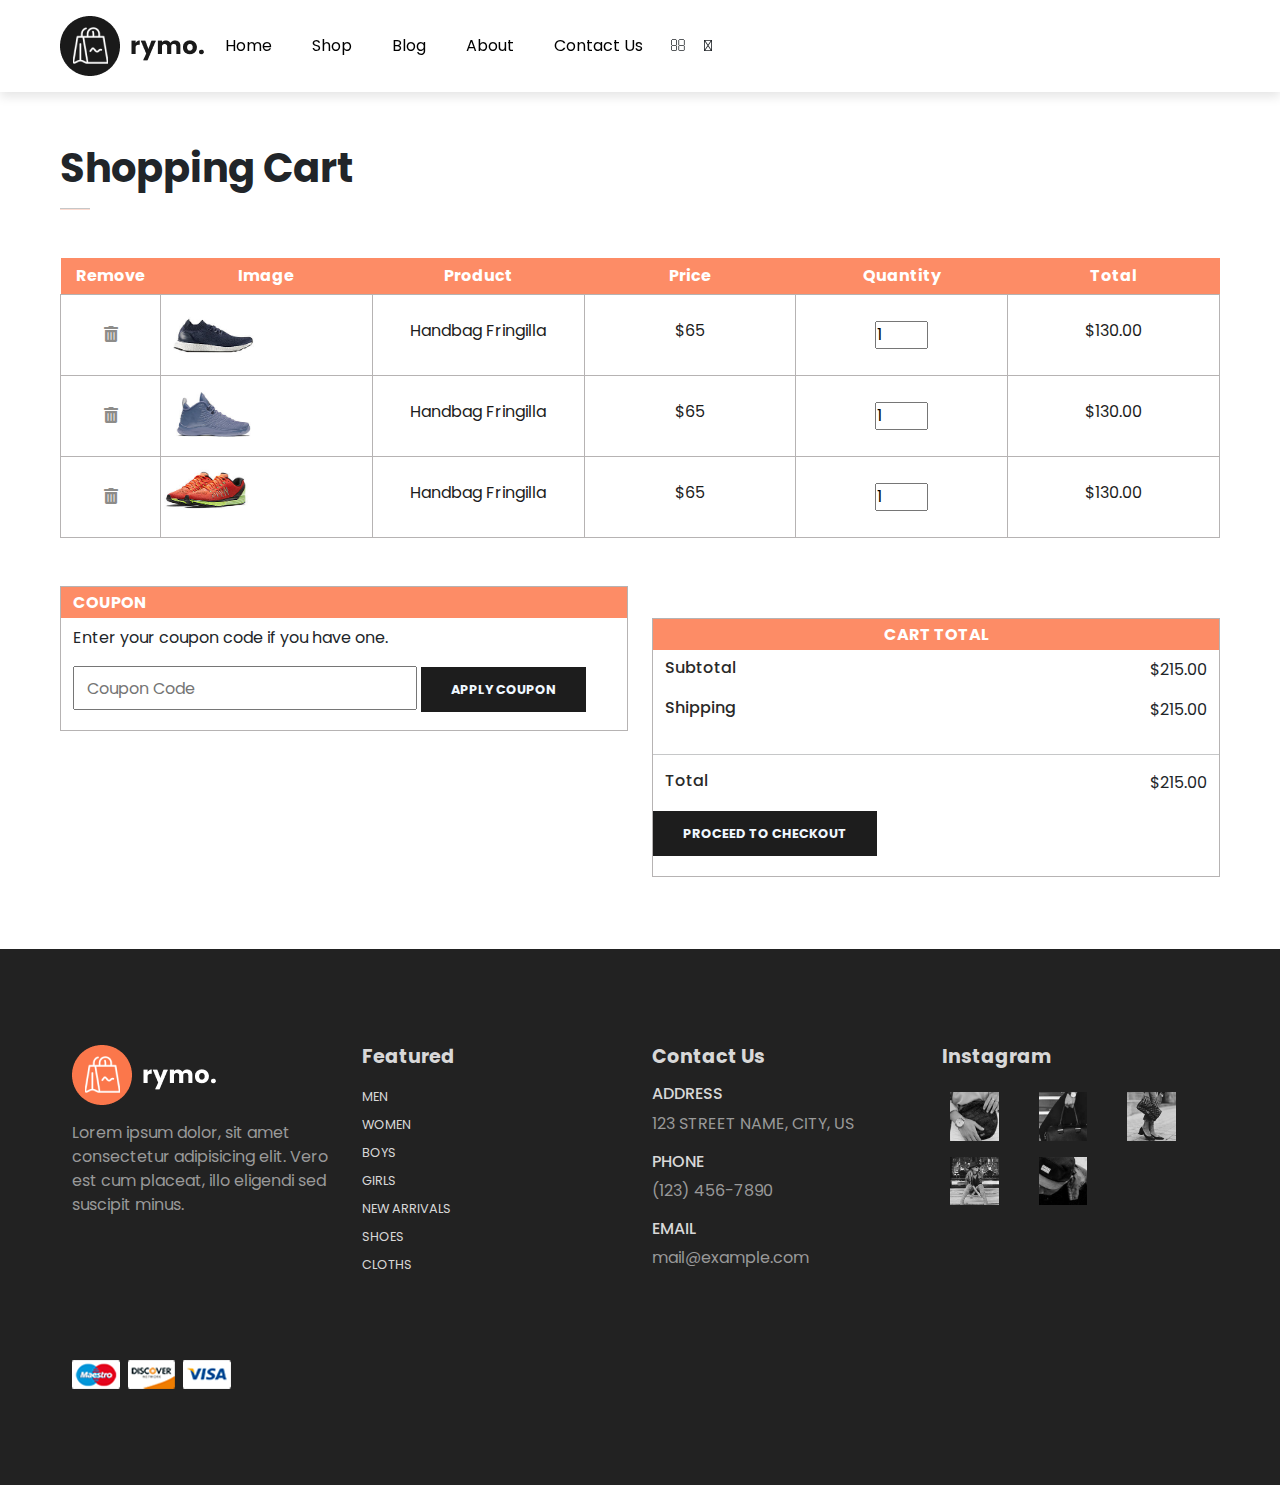
<file: cart.html>
<!DOCTYPE html>
<html lang="en">

<head>
    <meta charset="UTF-8">
    <meta http-equiv="X-UA-Compatible" content="IE=edge">
    <meta name="viewport" content="width=device-width, initial-scale=1.0">
    <title>Tutorial</title>

    <link rel="stylesheet" href="https://cdn.jsdelivr.net/npm/bootstrap@4.1.3/dist/css/bootstrap.min.css"
        integrity="sha384-MCw98/SFnGE8fJT3GXwEOngsV7Zt27NXFoaoApmYm81iuXoPkFOJwJ8ERdknLPMO" crossorigin="anonymous">
    <link rel="stylesheet" href="https://cdn.jsdelivr.net/npm/bootstrap@5.3.3/dist/css/bootstrap.min.css">
    <link rel="stylesheet" href="https://pro.fontawesome.com/releases/v5.10.0/css/all.css" />
    <link rel="stylesheet" href="style.css">
</head>

<body>
    <!-- Navigation Start -->
    <nav class="navbar navbar-expand-lg navbar-light bg-white py-3 fixed-top">
        <div class="container">
            <a href="index.html"><img src="img/logo1.png" alt=""></a>
            <button class="navbar-toggler" type="button" data-bs-toggle="collapse"
                data-bs-target="#navbarSupportedContent" aria-controls="navbarSupportedContent" aria-expanded="false"
                aria-label="Toggle navigation">
                <span><i id="bar" class="fas fa-bars"></i></span>
            </button>
            <div class="collapse navbar-collapse" id="navbarSupportedContent">
                <ul class="navbar-nav ml-auto">

                    <li class="nav-item">
                        <a class="nav-link" href="index.html">Home</a>
                    </li>
                    <li class="nav-item">
                        <a class="nav-link" href="shop.html">Shop</a>
                    </li>
                    <li class="nav-item">
                        <a class="nav-link" href="blog.html">Blog</a>
                    </li>
                    <li class="nav-item">
                        <a class="nav-link" href="about.html">About</a>
                    </li>
                    <li class="nav-item">
                        <a class="nav-link" href="contact.html">Contact Us</a>
                    </li>
                    <li class="nav-item">
                        <i class="fal fa-search"></i>
                        <i class="fal fa-shopping-bag"></i>
                    </li>

            </div>
        </div>
    </nav>
    <!-- Navigation End -->
    <section id="blog-home" class="pt-5 mt-5 container">
        <h1 class="font-weight-bold pt-5">Shopping Cart</h1>
        <hr>
    </section>
    <section id="cart-container" class="container my-5">
        <table width="100%">
            <thead>
                <tr>
                    <td>Remove</td>
                    <td>Image</td>
                    <td>Product</td>
                    <td>Price</td>
                    <td>Quantity</td>
                    <td>Total</td>
                </tr>
            </thead>

            <tbody>
                <tr>
                    <td><a href="#"><i class="fas fa-trash-alt"></i></a></td>
                    <td><img src="img/shoes/1.jpg" alt=""></td>
                    <td><h5>Handbag Fringilla</h5></td>
                    <td><h5>$65</h5></td>
                    <td><input class="w-25 pl-1" value="1" type="number"></td>
                    <td><h5>$130.00</h5></td>
                </tr>
            </tbody>
            <tbody>
                <tr>
                    <td><a href="#"><i class="fas fa-trash-alt"></i></a></td>
                    <td><img src="img/shoes/2.jpg" alt=""></td>
                    <td><h5>Handbag Fringilla</h5></td>
                    <td><h5>$65</h5></td>
                    <td><input class="w-25 pl-1" value="1" type="number"></td>
                    <td><h5>$130.00</h5></td>
                </tr>
            </tbody>
            <tbody>
                <tr>
                    <td><a href="#"><i class="fas fa-trash-alt"></i></a></td>
                    <td><img src="img/shoes/3.jpg" alt=""></td>
                    <td><h5>Handbag Fringilla</h5></td>
                    <td><h5>$65</h5></td>
                    <td><input class="w-25 pl-1" value="1" type="number"></td>
                    <td><h5>$130.00</h5></td>
                </tr>
            </tbody>
        </table>
    </section>

    <section id="cart-bottom" class="container">
        <div class="row">
            <div class="coupon col-lg-6 col-md-6 col-12 mb-4">
                <div>
                    <h5>COUPON</h5>
                    <p>Enter your coupon code if you have one.</p>
                    <input type="text" placeholder="Coupon Code">
                    <button>APPLY COUPON</button>
                </div>
            </div>
            <div class="total col-lg-6 col-md-6 col-12 mb-4">
                <div>
                    <h5>CART TOTAL</h5>
                    <div class="d-flex justify-content-between">
                        <h6>Subtotal</h6>
                        <p>$215.00</p>
                    </div>
                    <div class="d-flex justify-content-between">
                        <h6>Shipping</h6>
                        <p>$215.00</p>
                    </div>
                    <hr class="second-hr">
                    <div class="d-flex justify-content-between">
                        <h6>Total</h6>
                        <p>$215.00</p>
                    </div>

                    <button class="ml-auto">PROCEED TO CHECKOUT</button>
                </div>
            </div>
        </div>
    </section>
     <!-- Footer Start -->
     <footer class="mt-5 py-5">
        <div class="row container mx-auto pt-5">
            <div class="footer-one col-lg-3 col-md-6 col-12">
                <img src="img/logo2.png" alt="">
                <p class="pt-3">Lorem ipsum dolor, sit amet consectetur adipisicing elit. Vero est cum placeat, illo eligendi sed suscipit minus.</p>
            </div>
            <div class="footer-one col-lg-3 col-md-6 col-12 mb-3">
                <h5 class="pb-2">Featured</h5>
                <ul class="text-uppercase list-unstyled">
                    <li><a href="#">Men</a></li>
                    <li><a href="#">Women</a></li>
                    <li><a href="#">Boys</a></li>
                    <li><a href="#">Girls</a></li>
                    <li><a href="#">New Arrivals</a></li>
                    <li><a href="#">Shoes</a></li>
                    <li><a href="#">Cloths</a></li>
                </ul>
            </div>
            <div class="footer-one col-lg-3 col-md-6 col-12 mb-3">
                <h5 class="pb-2">Contact Us</h5>
               <div>
                    <h6 class="text-uppercase">Address</h6>
                    <p>123 STREET NAME, CITY, US</p>
               </div>
               <div>
                <h6 class="text-uppercase">Phone</h6>
                <p>(123) 456-7890</p>
               </div>
               <div>
                <h6 class="text-uppercase">Email</h6>
                <p>mail@example.com</p>
               </div>
            </div>

            <div class="footer-one col-lg-3 col-md-6 col-12 mb-3">
                <h5 class="pb-2">Instagram</h5>
                <div class="row">
                    <img class="img-fluid w-25 h-100 m-2" src="img/insta/1.jpg" alt="">
                    <img class="img-fluid w-25 h-100 m-2" src="img/insta/2.jpg" alt="">
                    <img class="img-fluid w-25 h-100 m-2" src="img/insta/3.jpg" alt="">
                    <img class="img-fluid w-25 h-100 m-2" src="img/insta/4.jpg" alt="">
                    <img class="img-fluid w-25 h-100 m-2" src="img/insta/5.jpg" alt="">

                </div>
            </div>
        </div>
        <div class="copyright mt-5 mb-4">
            <div class="row container mx-auto">
                <div class="col-lg-3 col-md-6 col-lg-12 mb-4">
                    <img src="img/payment.png" alt="">
                </div>
                <!-- <div class="col-lg-4 col-md-6 col-12 text-nowrap mb-2">
                    <p>ryma eCommerce @ 2021. All Rights Reserved</p>
                </div>
                <div class="col-lg-4 col-md-6 col-12">
                    <a href="#"><i class="fab fa-facebook-f"></i></a>
                    <a href="#"><i class="fab fa-twitter"></i></a>
                    <a href="#"><i class="fab fa-linkledin-in"></i></a>
                </div> -->
            </div>
        </div>
    </footer>
    <!-- Footer End -->

    <script src="https://cdn.jsdelivr.net/npm/@popperjs/core@2.11.8/dist/umd/popper.min.js"
        integrity="sha384-I7E8VVD/ismYTF4hNIPjVp/Zjvgyol6VFvRkX/vR+Vc4jQkC+hVqc2pM8ODewa9r"
        crossorigin="anonymous"></script>
    <script src="https://cdn.jsdelivr.net/npm/bootstrap@5.3.3/dist/js/bootstrap.min.js"
        integrity="sha384-0pUGZvbkm6XF6gxjEnlmuGrJXVbNuzT9qBBavbLwCsOGabYfZo0T0to5eqruptLy"
        crossorigin="anonymous"></script>
</body>

</html>
</file>
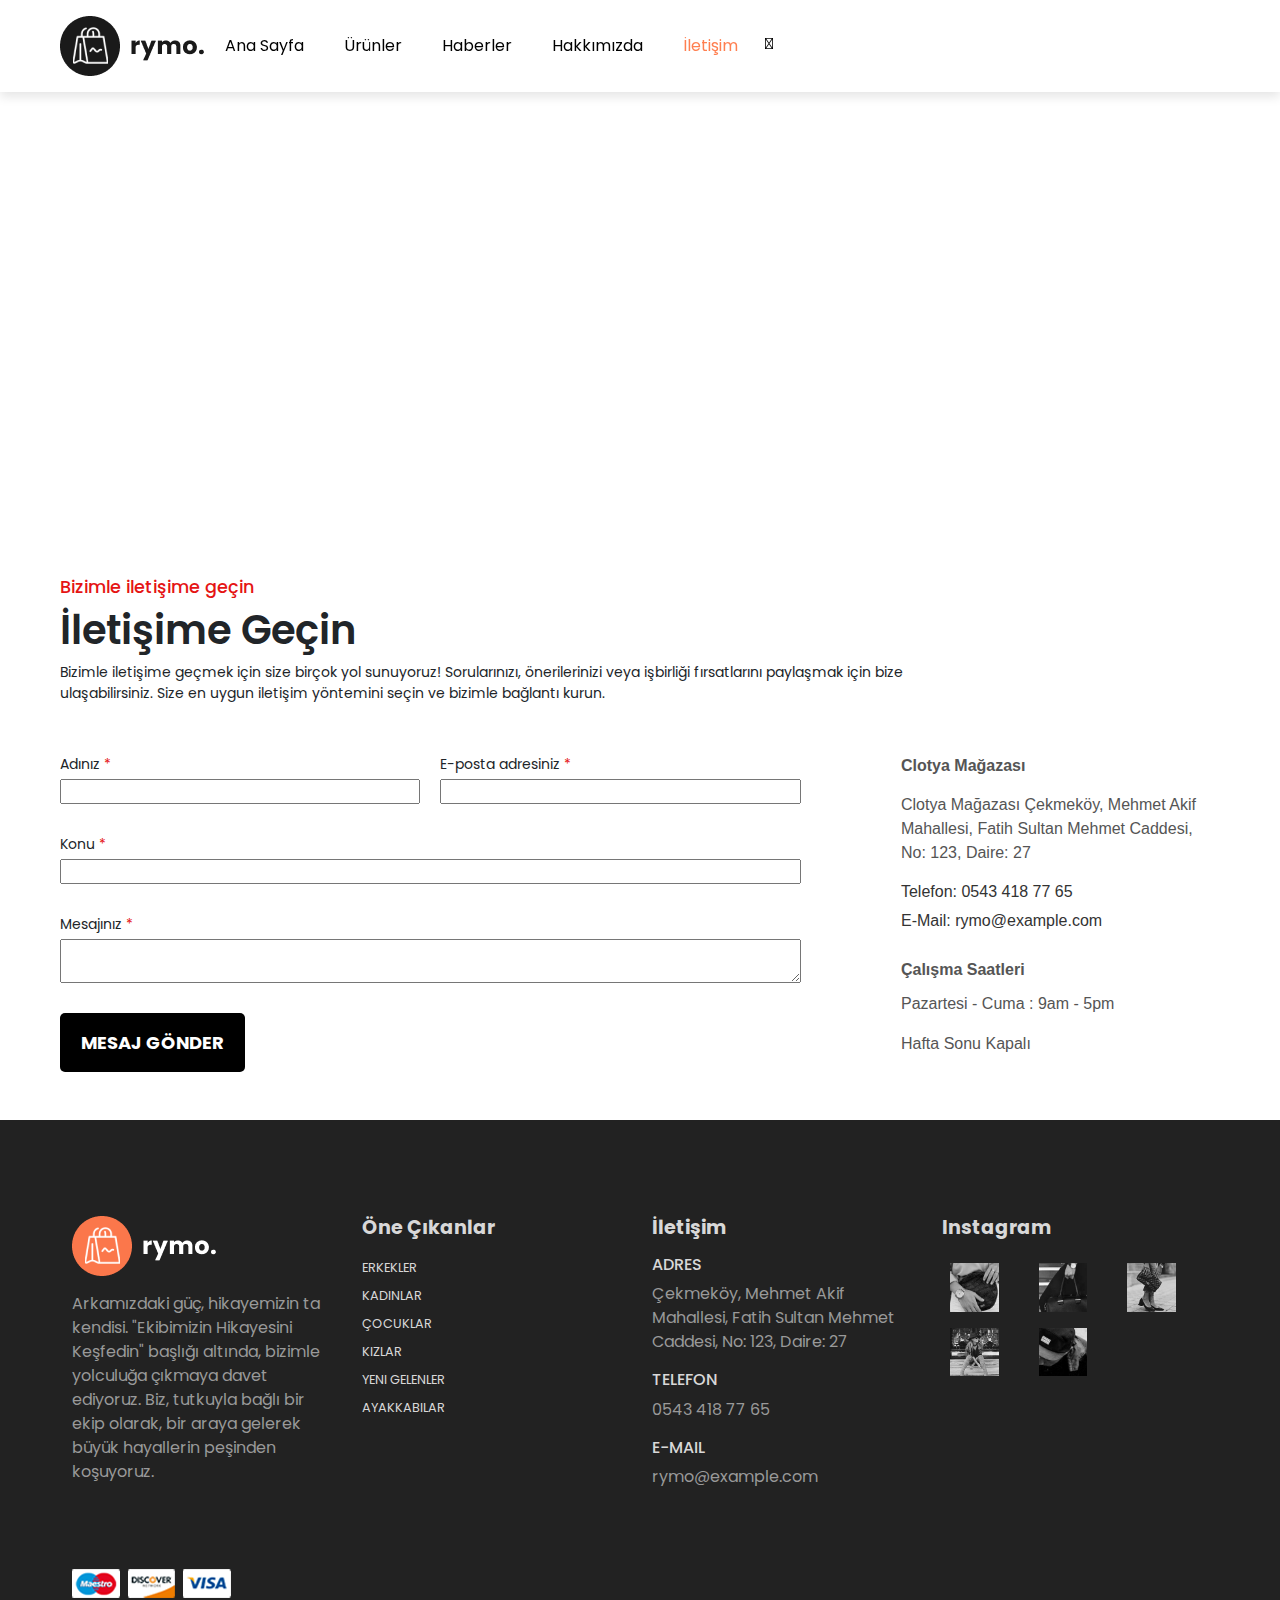
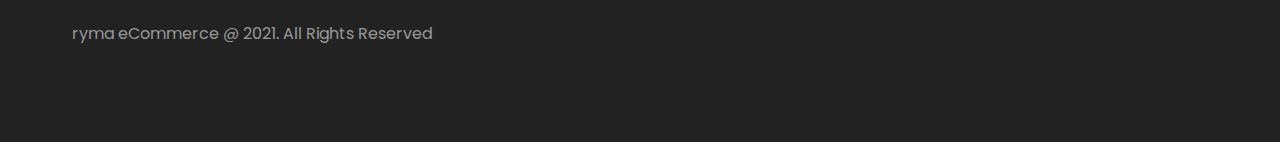
<file: contact.html>
<!DOCTYPE html>
<html lang="en">

    <head>
        <meta charset="UTF-8">
        <meta http-equiv="X-UA-Compatible" content="IE=edge">
        <meta name="viewport" content="width=device-width, initial-scale=1.0">
        <title>İletişim</title>
        <link rel="stylesheet" href="https://cdn.jsdelivr.net/npm/bootstrap@4.1.3/dist/css/bootstrap.min.css" integrity="sha384-MCw98/SFnGE8fJT3GXwEOngsV7Zt27NXFoaoApmYm81iuXoPkFOJwJ8ERdknLPMO" crossorigin="anonymous">
        <link rel="stylesheet" href="https://cdn.jsdelivr.net/npm/bootstrap@5.3.3/dist/css/bootstrap.min.css">  
        <link rel="stylesheet" href="https://pro.fontawesome.com/releases/v5.10.0/css/all.css" />

        <link rel="stylesheet" href="style.css">
    </head>

    <body>
        <!-- Navigation Start -->
        <nav class="navbar navbar-expand-lg navbar-light bg-white py-3 fixed-top">
            <div class="container">
                <a href="index.html"><img src="img/logo1.png" alt=""></a>              
                <button class="navbar-toggler" type="button" data-bs-toggle="collapse" data-bs-target="#navbarSupportedContent" aria-controls="navbarSupportedContent" aria-expanded="false" aria-label="Toggle navigation">
                <span><i id="bar" class="fas fa-bars"></i></span>
              </button>
              <div class="collapse navbar-collapse" id="navbarSupportedContent">
                <ul class="navbar-nav ml-auto">
                  
                  <li class="nav-item">
                    <a class="nav-link " href="index.html">Ana Sayfa</a>
                  </li>
                  <li class="nav-item">
                    <a class="nav-link" href="shop.html">Ürünler</a>
                  </li>
                  <li class="nav-item">
                    <a class="nav-link" href="blog.html">Haberler</a>
                  </li>
                  <li class="nav-item">
                    <a class="nav-link" href="about.html">Hakkımızda</a>
                  </li>
                  <li class="nav-item">
                    <a class="nav-link active" href="contact.html">İletişim</a>
                  </li>
                  <li class="nav-item">
                    <div class="cart-btn">
                        <i id="cart" class="fal fa-shopping-bag"></i>
                    </div>
                  </li>
                  
              </div>
            </div>
          </nav>    
        <!-- Navigation End -->

          <!-- Contact Start -->
          <section class="contact">
            <div class="contact-top">
                <div class="contact-map">
                    <iframe src="https://www.google.com/maps/embed?pb=!1m18!1m12!1m3!1d96250.39016865472!2d29.26975195!3d41.0728245!2m3!1f0!2f0!3f0!3m2!1i1024!2i768!4f13.1!3m3!1m2!1s0x14cad2e51ddddf97%3A0xee27abe63246e12a!2zw4dla21la8O2eS_EsHN0YW5idWw!5e0!3m2!1str!2str!4v1710764607332!5m2!1str!2str" width="100%" height="450" style="border:0;" allowfullscreen="" loading="lazy" referrerpolicy="no-referrer-when-downgrade"></iframe>
                </div>
            </div>
            <div class="contact-bottom">
                <div class="container">
                    <div class="contact-titles">
                        <h4>Bizimle iletişime geçin</h4>
                        <h2>İletişime Geçin</h2>
                        <p>Bizimle iletişime geçmek için size birçok yol sunuyoruz! Sorularınızı, önerilerinizi veya işbirliği fırsatlarını paylaşmak için bize ulaşabilirsiniz. Size en uygun iletişim yöntemini seçin ve bizimle bağlantı kurun.</p>
                    </div>
                    <div class="contact-elements">
                        <form class="contact-form">
                            <div class="">
                                <label>
                                    Adınız
                                    <span>*</span>
                                </label>
                                <input tyle="height: 30px;" type="text" required>
                            </div>
                            <div class="">
                                <label>
                                    E-posta adresiniz
                                    <span>*</span>
                                </label>
                                <input tyle="height: 30px;" type="text" required>
                            </div>
                            <div class="">
                                <label>
                                    Konu
                                    <span>*</span>
                                </label>
                                <input tyle="height: 30px;" type="text" required>
                            </div>
                            <div class="">
                                <label>
                                    Mesajınız
                                    <span>*</span>
                                </label>
                                <textarea id="author" name="author" type="text" value="" size="30" required=""></textarea>
                            </div>
                            <button class="btn btn-sm form-button">Mesaj Gönder</button>
                        </form>
                        <div class="contact-info">
                            <div class="contact-info-item">
                                <div class="contact-info-texts">
                                    <strong> Clotya Mağazası</strong>
                                    <p class="contact-street">
                                        Clotya Mağazası
                                        Çekmeköy, Mehmet Akif Mahallesi, Fatih Sultan Mehmet Caddesi, No: 123, Daire: 27
                                        </p>
                                    <a href="#">Telefon: 0543 418 77 65</a>
                                    <a href="#">E-Mail: rymo@example.com</a>
                                </div>
                            </div>
                            <div class="contact-info-item">
                                <div class="contact-info-texts">
                                    <strong> Çalışma Saatleri
                                    </strong>
                                    <p class="contact-date">
                                        Pazartesi - Cuma : 9am - 5pm</p>
                                    <p>Hafta Sonu Kapalı</p>
                                </div>
                            </div>
                        </div>
                    </div>
                </div>
            </div>
        </section>
          <!-- Contact End -->
        <!-- Footer Start -->
        <footer class="mt-5 py-5">
            <div class="row container mx-auto pt-5">
                <div class="footer-one col-lg-3 col-md-6 col-12">
                    <img src="img/logo2.png" alt="">
                    <p class="pt-3">Arkamızdaki güç, hikayemizin ta kendisi. "Ekibimizin Hikayesini Keşfedin" başlığı altında, bizimle yolculuğa çıkmaya davet ediyoruz. Biz, tutkuyla bağlı bir ekip olarak, bir araya gelerek büyük hayallerin peşinden koşuyoruz.</p>
                </div>
                <div class="footer-one col-lg-3 col-md-6 col-12 mb-3">
                    <h5 class="pb-2">Öne Çıkanlar</h5>
                    <ul class="text-uppercase list-unstyled">
                        <li><a href="#">Erkekler</a></li>
                        <li><a href="#">Kadınlar</a></li>
                        <li><a href="#">Çocuklar</a></li>
                        <li><a href="#">Kızlar</a></li>
                        <li><a href="#">Yeni Gelenler</a></li>
                        <li><a href="#">Ayakkabılar</a></li>
                    </ul>
                </div>
                <div class="footer-one col-lg-3 col-md-6 col-12 mb-3">
                    <h5 class="pb-2">İletişim</h5>
                   <div>
                        <h6 class="text-uppercase">Adres</h6>
                        <p>Çekmeköy, Mehmet Akif Mahallesi, Fatih Sultan Mehmet Caddesi, No: 123, Daire: 27</p>
                   </div>
                   <div>
                    <h6 class="text-uppercase">Telefon</h6>
                    <p>0543 418 77 65</p>
                   </div>
                   <div>
                    <h6 class="text-uppercase">E-Mail</h6>
                    <p>rymo@example.com</p>
                   </div>
                </div>

                <div class="footer-one col-lg-3 col-md-6 col-12 mb-3">
                    <h5 class="pb-2">Instagram</h5>
                    <div class="row">
                        <img class="img-fluid w-25 h-100 m-2" src="img/insta/1.jpg" alt="">
                        <img class="img-fluid w-25 h-100 m-2" src="img/insta/2.jpg" alt="">
                        <img class="img-fluid w-25 h-100 m-2" src="img/insta/3.jpg" alt="">
                        <img class="img-fluid w-25 h-100 m-2" src="img/insta/4.jpg" alt="">
                        <img class="img-fluid w-25 h-100 m-2" src="img/insta/5.jpg" alt="">

                    </div>
                </div>
            </div>
            <div class="copyright mt-5 mb-4">
                <div class="row container mx-auto">
                    <div class="col-lg-3 col-md-6 col-lg-12 mb-4">
                        <img src="img/payment.png" alt="">
                    </div>
                    <div class="col-lg-4 col-md-6 col-12 text-nowrap mb-2">
                        <p>ryma eCommerce @ 2021. All Rights Reserved</p>
                    </div>
                </div>
            </div>
        </footer>
        <!-- Footer End -->
        
        <script src="https://cdn.jsdelivr.net/npm/@popperjs/core@2.11.8/dist/umd/popper.min.js" integrity="sha384-I7E8VVD/ismYTF4hNIPjVp/Zjvgyol6VFvRkX/vR+Vc4jQkC+hVqc2pM8ODewa9r" crossorigin="anonymous"></script>
        <script src="https://cdn.jsdelivr.net/npm/bootstrap@5.3.3/dist/js/bootstrap.min.js" integrity="sha384-0pUGZvbkm6XF6gxjEnlmuGrJXVbNuzT9qBBavbLwCsOGabYfZo0T0to5eqruptLy" crossorigin="anonymous"></script>
    </body>

</html>
</file>
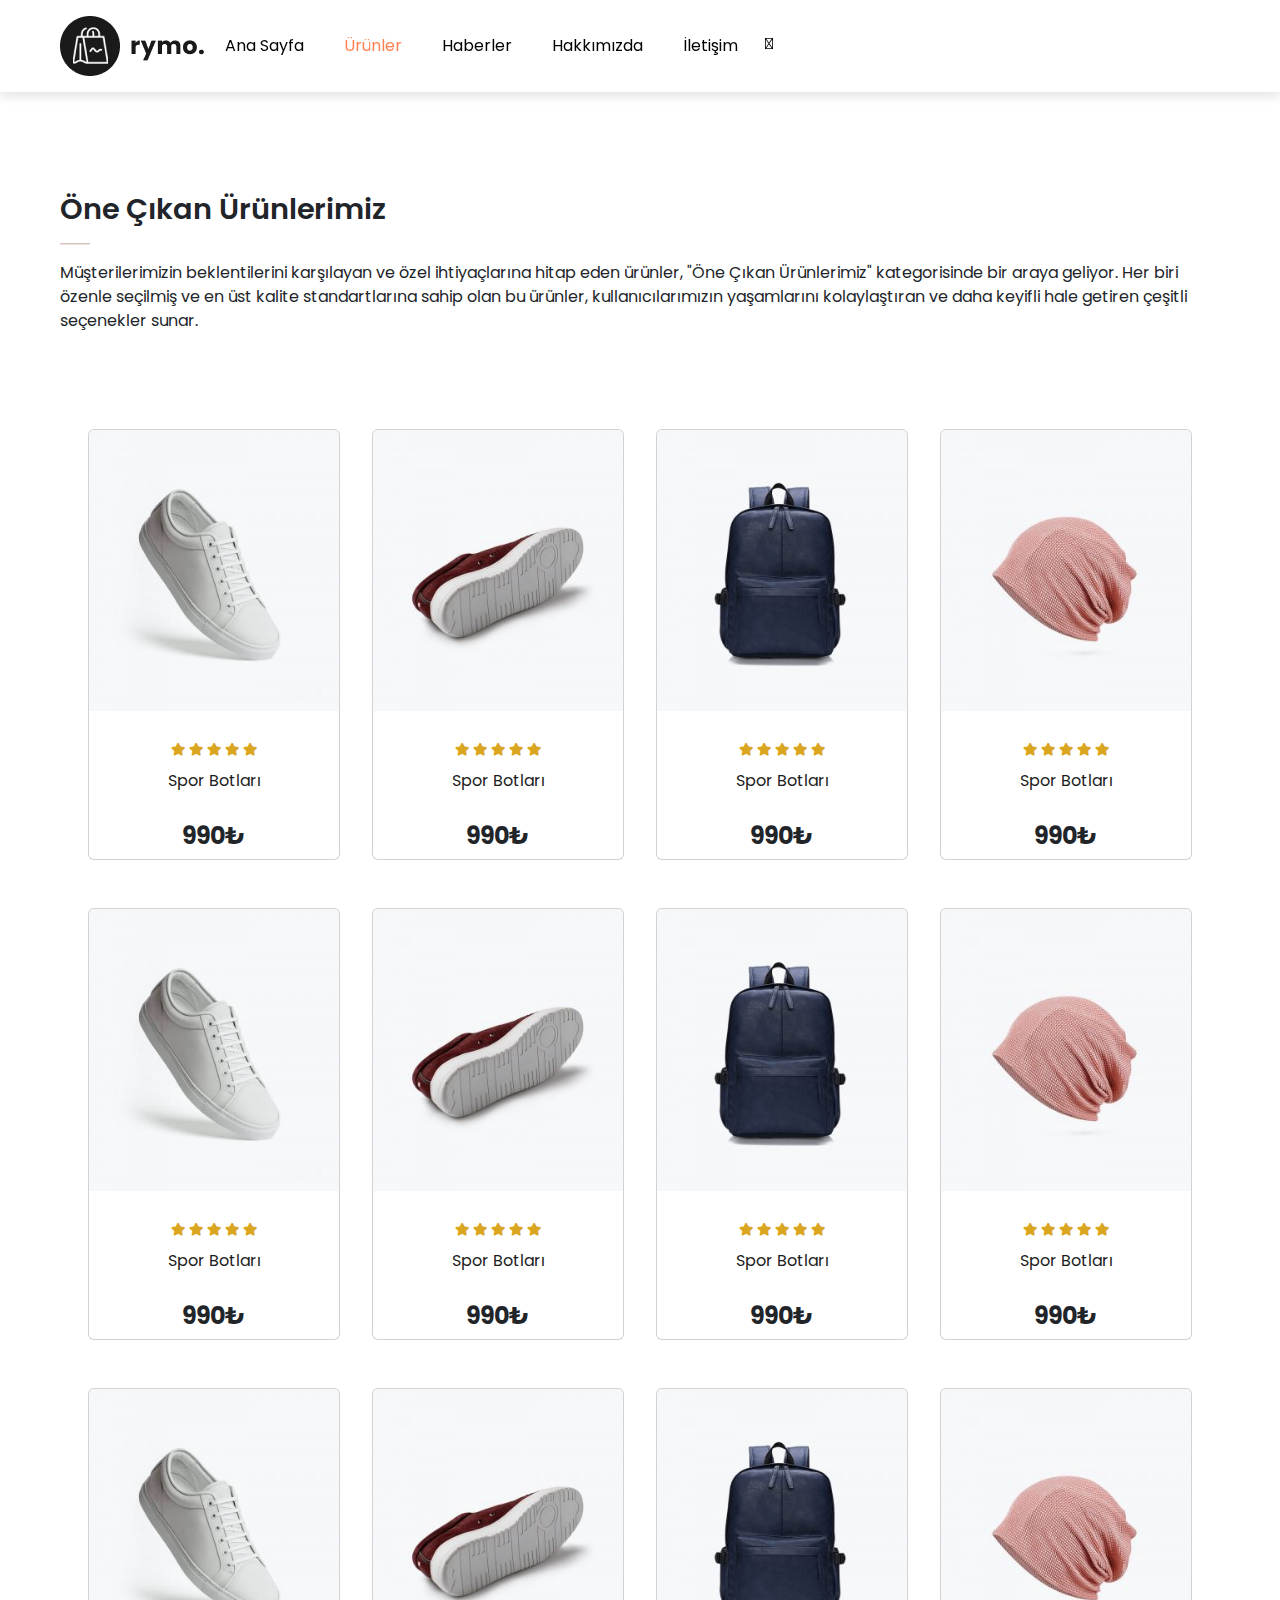
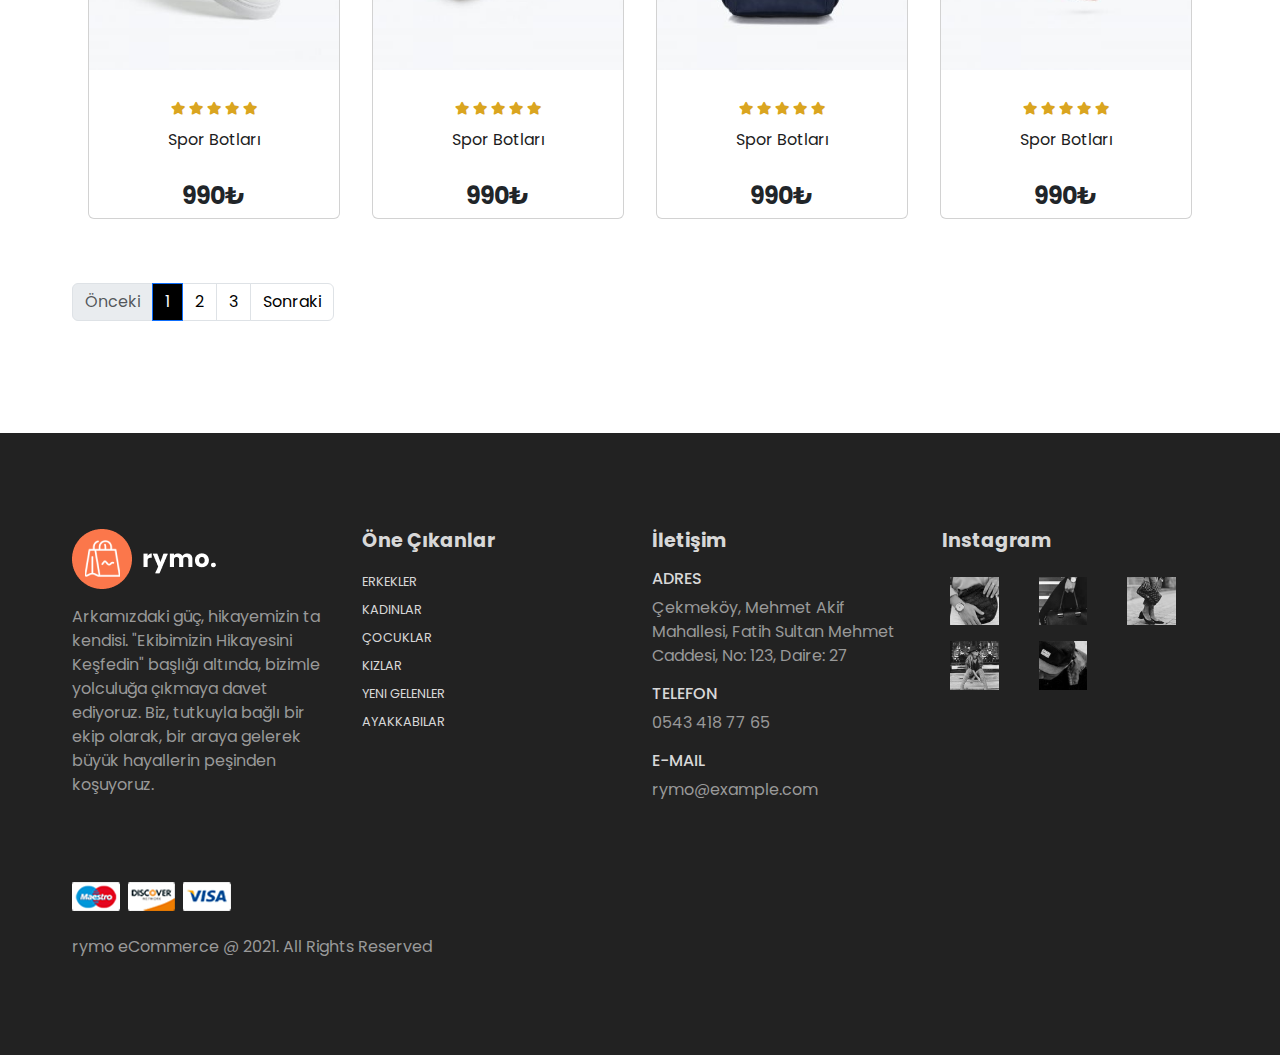
<file: shop.html>
<!DOCTYPE html>
<html lang="en">
  <head>
    <meta charset="UTF-8" />
    <meta http-equiv="X-UA-Compatible" content="IE=edge" />
    <meta name="viewport" content="width=device-width, initial-scale=1.0" />
    <title>Ürünler</title>

    <link
      rel="stylesheet"
      href="https://cdn.jsdelivr.net/npm/bootstrap@4.1.3/dist/css/bootstrap.min.css"
      integrity="sha384-MCw98/SFnGE8fJT3GXwEOngsV7Zt27NXFoaoApmYm81iuXoPkFOJwJ8ERdknLPMO"
      crossorigin="anonymous"
    />
    <link
      rel="stylesheet"
      href="https://cdn.jsdelivr.net/npm/bootstrap@5.3.3/dist/css/bootstrap.min.css"
    />
    <link
      rel="stylesheet"
      href="https://pro.fontawesome.com/releases/v5.10.0/css/all.css"
    />

    <link rel="stylesheet" href="style.css" />
    <style>
      .product img {
        width: 100%;
        height: auto;
        box-sizing: border-box;
        object-fit: cover;
      }
      #featured
        > div.row.mx-auto.container
        > nav
        > ul
        > li.page-item.active
        > a {
        background-color: black;
      }
      #featured
        > div.row.mx-auto.container
        > nav
        > ul
        > li:nth-child(n):hover
        > a {
        background-color: coral;
        color: white;
      }
      .pagination a {
        color: black;
      }
    </style>
  </head>

  <body>
    <!-- Navigation Start -->
    <nav class="navbar navbar-expand-lg navbar-light bg-white py-3 fixed-top">
      <div class="container">
        <a href="index.html"><img src="img/logo1.png" alt="" /></a>
        <button
          class="navbar-toggler"
          type="button"
          data-bs-toggle="collapse"
          data-bs-target="#navbarSupportedContent"
          aria-controls="navbarSupportedContent"
          aria-expanded="false"
          aria-label="Toggle navigation"
        >
          <span><i id="bar" class="fas fa-bars"></i></span>
        </button>
        <div class="collapse navbar-collapse" id="navbarSupportedContent">
          <ul class="navbar-nav ml-auto">
            <li class="nav-item">
              <a class="nav-link" href="index.html">Ana Sayfa</a>
            </li>
            <li class="nav-item">
              <a class="nav-link active" href="shop.html">Ürünler</a>
            </li>
            <li class="nav-item">
              <a class="nav-link" href="blog.html">Haberler</a>
            </li>
            <li class="nav-item">
              <a class="nav-link" href="about.html">Hakkımızda</a>
            </li>
            <li class="nav-item">
              <a class="nav-link" href="contact.html">İletişim</a>
            </li>
            <li class="nav-item">
              <div class="cart-btn">
                <i id="cart" class="fal fa-shopping-bag"></i>
              </div>
            </li>
          </ul>
        </div>
      </div>
      <!-- <div class="cart-btn">
        <i id="cart" class="fal fa-shopping-bag"></i>
        <span class="cart-quantity">0</span>
      </div> -->

      <div class="cart-modal-overlay">
        <div class="cart-modal">
          <i id="close-btn" class="fas fa-times"></i>
          <h1 class="cart-is-empty">Sepet boş</h1>
          <div class="product-rows"></div>
          <div class="total">
            <h1 class="cart-total">Toplam</h1>
            <span class="total-price">0₺</span>
            <button class="purchase-btn">Satın Alma</button>
          </div>
        </div>
      </div>
    </nav>
    <!-- Navigation End -->
    <!-- Featured Start -->
    <section id="featured" class="my-5 py-5">
      <div class="container mt-5 py-5">
        <h2 class="font-weight-bold">Öne Çıkan Ürünlerimiz</h2>
        <hr />
        <p>
          Müşterilerimizin beklentilerini karşılayan ve özel ihtiyaçlarına hitap
          eden ürünler, "Öne Çıkan Ürünlerimiz" kategorisinde bir araya geliyor.
          Her biri özenle seçilmiş ve en üst kalite standartlarına sahip olan bu
          ürünler, kullanıcılarımızın yaşamlarını kolaylaştıran ve daha keyifli
          hale getiren çeşitli seçenekler sunar.
        </p>
      </div>
      <div class="row mx-auto container">
        <div class="items-container">
          <div class="card-1 card">
            <img class="product-image" src="img/featured/1.jpg" alt="" />
            <button class="add-to-cart">Sepete Ekle</button>
            <div class="star">
              <i class="fas fa-star"></i>
              <i class="fas fa-star"></i>
              <i class="fas fa-star"></i>
              <i class="fas fa-star"></i>
              <i class="fas fa-star"></i>
            </div>
            <h5 class="p-name">Spor Botları</h5>
            <h4 class="product-price">990₺</h4>
          </div>
          <div class="card-2 card">
            <img class="product-image" src="img/featured/2.jpg" alt="" />
            <button class="add-to-cart">Sepete Ekle</button>
            <div class="star">
              <i class="fas fa-star"></i>
              <i class="fas fa-star"></i>
              <i class="fas fa-star"></i>
              <i class="fas fa-star"></i>
              <i class="fas fa-star"></i>
            </div>
            <h5 class="p-name">Spor Botları</h5>
            <h4 class="product-price">990₺</h4>
          </div>
          <div class="card-3 card">
            <img class="product-image" src="img/featured/3.jpg" alt="" />
            <button class="add-to-cart">Sepete Ekle</button>
            <div class="star">
              <i class="fas fa-star"></i>
              <i class="fas fa-star"></i>
              <i class="fas fa-star"></i>
              <i class="fas fa-star"></i>
              <i class="fas fa-star"></i>
            </div>
            <h5 class="p-name">Spor Botları</h5>
            <h4 class="product-price">990₺</h4>
          </div>
          <div class="card-4 card">
            <img class="product-image" src="img/featured/4.jpg" alt="" />
            <button class="add-to-cart">Sepete Ekle</button>
            <div class="star">
              <i class="fas fa-star"></i>
              <i class="fas fa-star"></i>
              <i class="fas fa-star"></i>
              <i class="fas fa-star"></i>
              <i class="fas fa-star"></i>
            </div>
            <h5 class="p-name">Spor Botları</h5>
            <h4 class="product-price">990₺</h4>
          </div>
        </div>
        <div class="items-container">
          <div class="card-1 card">
            <img class="product-image" src="img/featured/1.jpg" alt="" />
            <button class="add-to-cart">Sepete Ekle</button>
            <div class="star">
              <i class="fas fa-star"></i>
              <i class="fas fa-star"></i>
              <i class="fas fa-star"></i>
              <i class="fas fa-star"></i>
              <i class="fas fa-star"></i>
            </div>
            <h5 class="p-name">Spor Botları</h5>
            <h4 class="product-price">990₺</h4>
          </div>
          <div class="card-2 card">
            <img class="product-image" src="img/featured/2.jpg" alt="" />
            <button class="add-to-cart">Sepete Ekle</button>
            <div class="star">
              <i class="fas fa-star"></i>
              <i class="fas fa-star"></i>
              <i class="fas fa-star"></i>
              <i class="fas fa-star"></i>
              <i class="fas fa-star"></i>
            </div>
            <h5 class="p-name">Spor Botları</h5>
            <h4 class="product-price">990₺</h4>
          </div>
          <div class="card-3 card">
            <img class="product-image" src="img/featured/3.jpg" alt="" />
            <button class="add-to-cart">Sepete Ekle</button>
            <div class="star">
              <i class="fas fa-star"></i>
              <i class="fas fa-star"></i>
              <i class="fas fa-star"></i>
              <i class="fas fa-star"></i>
              <i class="fas fa-star"></i>
            </div>
            <h5 class="p-name">Spor Botları</h5>
            <h4 class="product-price">990₺</h4>
          </div>
          <div class="card-4 card">
            <img class="product-image" src="img/featured/4.jpg" alt="" />
            <button class="add-to-cart">Sepete Ekle</button>
            <div class="star">
              <i class="fas fa-star"></i>
              <i class="fas fa-star"></i>
              <i class="fas fa-star"></i>
              <i class="fas fa-star"></i>
              <i class="fas fa-star"></i>
            </div>
            <h5 class="p-name">Spor Botları</h5>
            <h4 class="product-price">990₺</h4>
          </div>
        </div>
        <div class="items-container">
          <div class="card-1 card">
            <img class="product-image" src="img/featured/1.jpg" alt="" />
            <button class="add-to-cart">Sepete Ekle</button>
            <div class="star">
              <i class="fas fa-star"></i>
              <i class="fas fa-star"></i>
              <i class="fas fa-star"></i>
              <i class="fas fa-star"></i>
              <i class="fas fa-star"></i>
            </div>
            <h5 class="p-name">Spor Botları</h5>
            <h4 class="product-price">990₺</h4>
          </div>
          <div class="card-2 card">
            <img class="product-image" src="img/featured/2.jpg" alt="" />
            <button class="add-to-cart">Sepete Ekle</button>
            <div class="star">
              <i class="fas fa-star"></i>
              <i class="fas fa-star"></i>
              <i class="fas fa-star"></i>
              <i class="fas fa-star"></i>
              <i class="fas fa-star"></i>
            </div>
            <h5 class="p-name">Spor Botları</h5>
            <h4 class="product-price">990₺</h4>
          </div>
          <div class="card-3 card">
            <img class="product-image" src="img/featured/3.jpg" alt="" />
            <button class="add-to-cart">Sepete Ekle</button>
            <div class="star">
              <i class="fas fa-star"></i>
              <i class="fas fa-star"></i>
              <i class="fas fa-star"></i>
              <i class="fas fa-star"></i>
              <i class="fas fa-star"></i>
            </div>
            <h5 class="p-name">Spor Botları</h5>
            <h4 class="product-price">990₺</h4>
          </div>
          <div class="card-4 card">
            <img class="product-image" src="img/featured/4.jpg" alt="" />
            <button class="add-to-cart">Sepete Ekle</button>
            <div class="star">
              <i class="fas fa-star"></i>
              <i class="fas fa-star"></i>
              <i class="fas fa-star"></i>
              <i class="fas fa-star"></i>
              <i class="fas fa-star"></i>
            </div>
            <h5 class="p-name">Spor Botları</h5>
            <h4 class="product-price">990₺</h4>
          </div>
        </div>
        <nav aria-label="...">
          <ul class="pagination mt-5">
            <li class="page-item disabled">
              <a class="page-link">Önceki</a>
            </li>
            <li class="page-item active">
              <a class="page-link" href="#">1</a>
            </li>
            <li class="page-item" aria-current="page">
              <a class="page-link" href="#">2</a>
            </li>
            <li class="page-item"><a class="page-link" href="#">3</a></li>
            <li class="page-item">
              <a class="page-link" href="#">Sonraki</a>
            </li>
          </ul>
        </nav>
      </div>
    </section>
    <!-- Featured End -->
    <!-- Footer Start -->
    <footer class="mt-5 py-5">
      <div class="row container mx-auto pt-5">
        <div class="footer-one col-lg-3 col-md-6 col-12">
          <img src="img/logo2.png" alt="" />
          <p class="pt-3">
            Arkamızdaki güç, hikayemizin ta kendisi. "Ekibimizin Hikayesini
            Keşfedin" başlığı altında, bizimle yolculuğa çıkmaya davet ediyoruz.
            Biz, tutkuyla bağlı bir ekip olarak, bir araya gelerek büyük
            hayallerin peşinden koşuyoruz.
          </p>
        </div>
        <div class="footer-one col-lg-3 col-md-6 col-12 mb-3">
          <h5 class="pb-2">Öne Çıkanlar</h5>
          <ul class="text-uppercase list-unstyled">
            <li><a href="#">Erkekler</a></li>
            <li><a href="#">Kadınlar</a></li>
            <li><a href="#">Çocuklar</a></li>
            <li><a href="#">Kızlar</a></li>
            <li><a href="#">Yeni Gelenler</a></li>
            <li><a href="#">Ayakkabılar</a></li>
          </ul>
        </div>
        <div class="footer-one col-lg-3 col-md-6 col-12 mb-3">
          <h5 class="pb-2">İletişim</h5>
          <div>
            <h6 class="text-uppercase">Adres</h6>
            <p>
              Çekmeköy, Mehmet Akif Mahallesi, Fatih Sultan Mehmet Caddesi, No:
              123, Daire: 27
            </p>
          </div>
          <div>
            <h6 class="text-uppercase">Telefon</h6>
            <p>0543 418 77 65</p>
          </div>
          <div>
            <h6 class="text-uppercase">E-Mail</h6>
            <p>rymo@example.com</p>
          </div>
        </div>

        <div class="footer-one col-lg-3 col-md-6 col-12 mb-3">
          <h5 class="pb-2">Instagram</h5>
          <div class="row">
            <img
              class="img-fluid w-25 h-100 m-2"
              src="img/insta/1.jpg"
              alt=""
            />
            <img
              class="img-fluid w-25 h-100 m-2"
              src="img/insta/2.jpg"
              alt=""
            />
            <img
              class="img-fluid w-25 h-100 m-2"
              src="img/insta/3.jpg"
              alt=""
            />
            <img
              class="img-fluid w-25 h-100 m-2"
              src="img/insta/4.jpg"
              alt=""
            />
            <img
              class="img-fluid w-25 h-100 m-2"
              src="img/insta/5.jpg"
              alt=""
            />
          </div>
        </div>
      </div>
      <div class="copyright mt-5 mb-4">
        <div class="row container mx-auto">
          <div class="col-lg-3 col-md-6 col-lg-12 mb-4">
            <img src="img/payment.png" alt="" />
          </div>
          <div class="col-lg-4 col-md-6 col-12 text-nowrap mb-2">
            <p>rymo eCommerce @ 2021. All Rights Reserved</p>
          </div>
        </div>
      </div>
    </footer>
    <!-- Footer End -->
    <script>
      // open cart modal
      const cart = document.querySelector("#cart");
      const cartModalOverlay = document.querySelector(".cart-modal-overlay");

      cart.addEventListener("click", () => {
        if (cartModalOverlay.style.transform === "translateX(-200%)") {
          cartModalOverlay.style.transform = "translateX(0)";
        } else {
          cartModalOverlay.style.transform = "translateX(-200%)";
        }
      });
      // end of open cart modal

      // close cart modal
      const closeBtn = document.querySelector("#close-btn");

      closeBtn.addEventListener("click", () => {
        cartModalOverlay.style.transform = "translateX(-200%)";
      });

      cartModalOverlay.addEventListener("click", (e) => {
        if (e.target.classList.contains("cart-modal-overlay")) {
          cartModalOverlay.style.transform = "translateX(-200%)";
        }
      });
      // end of close cart modal

      // add products to cart
      const addToCart = document.getElementsByClassName("add-to-cart");
      const productRow = document.getElementsByClassName("product-row");

      for (var i = 0; i < addToCart.length; i++) {
        button = addToCart[i];
        button.addEventListener("click", addToCartClicked);
      }

      function addToCartClicked(event) {
        button = event.target;
        var cartItem = button.parentElement;
        var price =
          cartItem.getElementsByClassName("product-price")[0].innerText;

        var imageSrc = cartItem.getElementsByClassName("product-image")[0].src;
        addItemToCart(price, imageSrc);
        updateCartPrice();
      }

      function addItemToCart(price, imageSrc) {
        var productRow = document.createElement("div");
        productRow.classList.add("product-row");
        var productRows = document.getElementsByClassName("product-rows")[0];
        var cartImage = document.getElementsByClassName("cart-image");

        for (var i = 0; i < cartImage.length; i++) {
          if (cartImage[i].src == imageSrc) {
            alert("This item has already been added to the cart");
            return;
          }
        }

        var cartRowItems = `
  <div class="product-row">
        <img class="cart-image" src="${imageSrc}" alt="">
        <span class ="cart-price">${price}</span>
        <input class="product-quantity" type="number" value="1">
        <button class="remove-btn">Remove</button>
        </div>
        
      `;
        productRow.innerHTML = cartRowItems;
        productRows.append(productRow);
        productRow
          .getElementsByClassName("remove-btn")[0]
          .addEventListener("click", removeItem);
        productRow
          .getElementsByClassName("product-quantity")[0]
          .addEventListener("change", changeQuantity);
        updateCartPrice();
      }
      // end of add products to cart

      // Remove products from cart
      const removeBtn = document.getElementsByClassName("remove-btn");
      for (var i = 0; i < removeBtn.length; i++) {
        button = removeBtn[i];
        button.addEventListener("click", removeItem);
      }

      function removeItem(event) {
        btnClicked = event.target;
        btnClicked.parentElement.parentElement.remove();
        updateCartPrice();
      }

      // update quantity input
      var quantityInput =
        document.getElementsByClassName("product-quantity")[0];

      for (var i = 0; i < quantityInput; i++) {
        input = quantityInput[i];
        input.addEventListener("change", changeQuantity);
      }

      function changeQuantity(event) {
        var input = event.target;
        if (isNaN(input.value) || input.value <= 0) {
          input.value = 1;
        }
        updateCartPrice();
      }
      // end of update quantity input

      // update total price
      function updateCartPrice() {
        var total = 0;
        for (var i = 0; i < productRow.length; i += 2) {
          cartRow = productRow[i];
          var priceElement = cartRow.getElementsByClassName("cart-price")[0];
          var quantityElement =
            cartRow.getElementsByClassName("product-quantity")[0];
          var price = parseFloat(priceElement.innerText.replace("$", ""));
          var quantity = quantityElement.value;
          total = total + price * quantity;
        }
        document.getElementsByClassName("total-price")[0].innerText =
          "$" + total;

        document.getElementsByClassName("cart-quantity")[0].textContent =
          i /= 2;
      }
      // end of update total price

      // purchase items
      const purchaseBtn = document.querySelector(".purchase-btn");

      const closeCartModal = document.querySelector(".cart-modal");

      purchaseBtn.addEventListener("click", purchaseBtnClicked);

      function purchaseBtnClicked() {
        alert("Thank you for your purchase");
        cartModalOverlay.style.transform = "translateX(-100%)";
        var cartItems = document.getElementsByClassName("product-rows")[0];
        while (cartItems.hasChildNodes()) {
          cartItems.removeChild(cartItems.firstChild);
        }
        updateCartPrice();
      }
      // end of purchase items

      //alert user if cart is empty
    </script>
    <script
      src="https://cdn.jsdelivr.net/npm/@popperjs/core@2.11.8/dist/umd/popper.min.js"
      integrity="sha384-I7E8VVD/ismYTF4hNIPjVp/Zjvgyol6VFvRkX/vR+Vc4jQkC+hVqc2pM8ODewa9r"
      crossorigin="anonymous"
    ></script>
    <script
      src="https://cdn.jsdelivr.net/npm/bootstrap@5.3.3/dist/js/bootstrap.min.js"
      integrity="sha384-0pUGZvbkm6XF6gxjEnlmuGrJXVbNuzT9qBBavbLwCsOGabYfZo0T0to5eqruptLy"
      crossorigin="anonymous"
    ></script>
  </body>
</html>
</file>
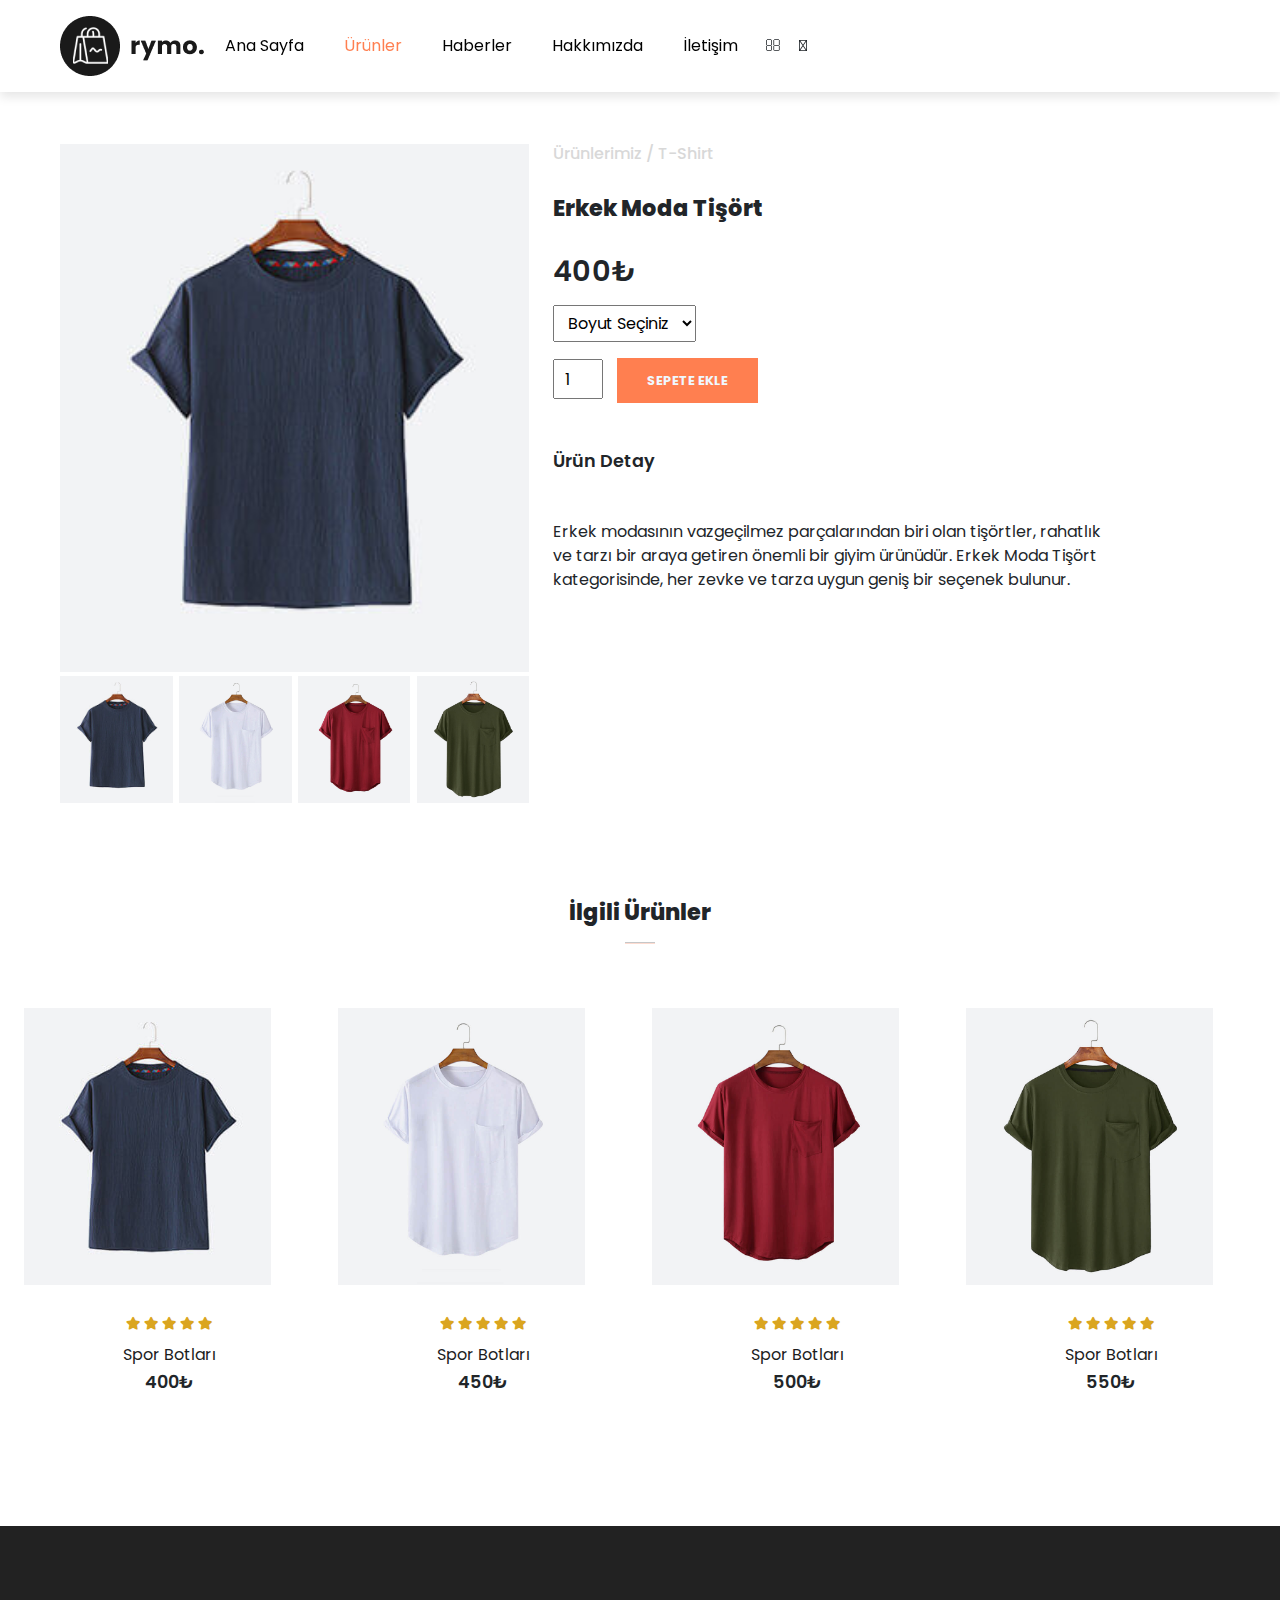
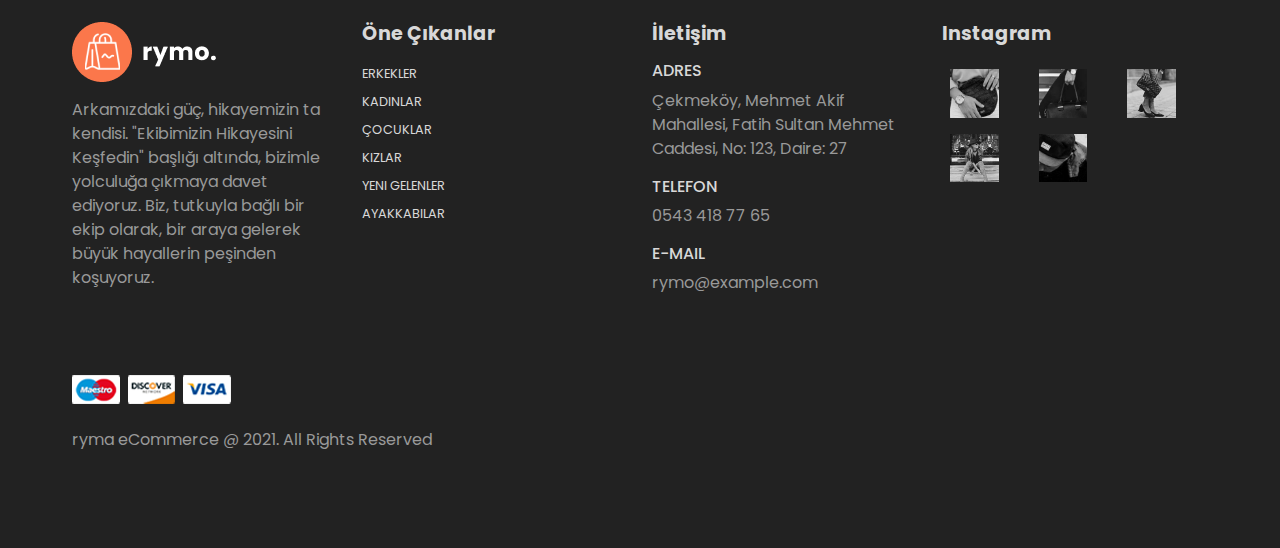
<file: sproduct.html>
<!DOCTYPE html>
<html lang="en">

    <head>
        <meta charset="UTF-8">
        <meta http-equiv="X-UA-Compatible" content="IE=edge">
        <meta name="viewport" content="width=device-width, initial-scale=1.0">
        <title>Ürün Detay</title>

        <link rel="stylesheet" href="https://cdn.jsdelivr.net/npm/bootstrap@4.1.3/dist/css/bootstrap.min.css" integrity="sha384-MCw98/SFnGE8fJT3GXwEOngsV7Zt27NXFoaoApmYm81iuXoPkFOJwJ8ERdknLPMO" crossorigin="anonymous">
        <link rel="stylesheet" href="https://cdn.jsdelivr.net/npm/bootstrap@5.3.3/dist/css/bootstrap.min.css">  
        <link rel="stylesheet" href="https://pro.fontawesome.com/releases/v5.10.0/css/all.css" />
        <link rel="stylesheet" href="style.css">

        <style>
            .small-img-group {
                display: flex;
                justify-content: space-between;
            }
            .small-img-col {
                flex-basis: 24%;
                cursor: pointer;
            }
            .sproduct select {
                display: block;
                padding: 5px 10px;
            }
            .sproduct input {
                width: 50px;
                height: 40px;
                padding-left: 10px;
                font-size: 16px;
                margin-right: 10px;
            }
            .sproduct input:focus {
                outline: none;
            }
            .buy-btn {
                background: coral;
                opacity: 1;
                transition: 0.3s all;
            }
        </style>
    </head>

    <body>
         <!-- Navigation Start -->
         <nav class="navbar navbar-expand-lg navbar-light bg-white py-3 fixed-top">
            <div class="container">
                <a href="index.html"><img src="img/logo1.png" alt=""></a>              
                <button class="navbar-toggler" type="button" data-bs-toggle="collapse" data-bs-target="#navbarSupportedContent" aria-controls="navbarSupportedContent" aria-expanded="false" aria-label="Toggle navigation">
                <span><i id="bar" class="fas fa-bars"></i></span>
              </button>
              <div class="collapse navbar-collapse" id="navbarSupportedContent">
                <ul class="navbar-nav ml-auto">
                  
                  <li class="nav-item">
                    <a class="nav-link" href="index.html">Ana Sayfa</a>
                  </li>
                  <li class="nav-item">
                    <a class="nav-link active" href="shop.html">Ürünler</a>
                  </li>
                  <li class="nav-item">
                    <a class="nav-link" href="blog.html">Haberler</a>
                  </li>
                  <li class="nav-item">
                    <a class="nav-link" href="about.html">Hakkımızda</a>
                  </li>
                  <li class="nav-item">
                    <a class="nav-link" href="contact.html">İletişim</a>
                  </li>
                  <li class="nav-item">
                    <i class="fal fa-search"></i>
                    <i class="fal fa-shopping-bag"></i>
                  </li>
                </ul> 
              </div>
            </div>
          </nav>    
        <!-- Navigation End -->

          <!-- Sproduct Start -->
          <section class="container sproduct my-5 pt-5">
            <div class="row mt-5">
                <div class="col-lg-5 col-md-12 col-12">
                    <img class="img-fluid w-100 pb-1" src="img/shop/1.jpg" id="MainImg" alt="">

                    <div class="small-img-group">
                        <div class="small-img-col">
                            <img src="img/shop/1.jpg" width="100%" class="small-img" alt="">
                        </div>
                        <div class="small-img-col">
                            <img src="img/shop/24.jpg" width="100%" class="small-img" alt="">
                        </div>
                        <div class="small-img-col">
                            <img src="img/shop/25.jpg" width="100%" class="small-img" alt="">
                        </div>
                        <div class="small-img-col">
                            <img src="img/shop/26.jpg" width="100%" class="small-img" alt="">
                        </div>
                    </div>
                </div>
                <div class="col-lg-6 col-md-12 col-12">
                    <h6>Ürünlerimiz / T-Shirt</h6>
                    <h3 class="py-4">Erkek Moda Tişört</h3>
                    <h2>400₺</h2>
                    <select class="my-3">
                        <option>Boyut Seçiniz</option>
                        <option>XL</option>
                        <option>XXL</option>
                        <option>Small</option>
                        <option>Large</option>
                    </select>
                    <input type="number" value="1">
                    <button class="buy-btn">Sepete Ekle</button>
                    <h4 class="mt-5 mb-5">Ürün Detay</h4>
                    <span>Erkek modasının vazgeçilmez parçalarından biri olan tişörtler, rahatlık ve tarzı bir araya getiren önemli bir giyim ürünüdür. Erkek Moda Tişört kategorisinde, her zevke ve tarza uygun geniş bir seçenek bulunur.<br>
                </div>
            </div>
          </section>
          <!-- Sproduct End -->
          <section id="featured" class="my-5">
            <div class="container text-center mt-5 py-5 ">
                <h3>İlgili Ürünler</h3>
                <hr class="mx-auto">
            </div>
            <div class="row mx-auto container-fluid">
                <div class="product text-center col-lg-3 col-md-4 col-12">
                    <img class="img-fluid mb-3" src="img/shop/1.jpg" alt="" style="width: 85%;">
                    <div class="star">
                        <i class="fas fa-star"></i>
                        <i class="fas fa-star"></i>
                        <i class="fas fa-star"></i>
                        <i class="fas fa-star"></i>
                        <i class="fas fa-star"></i>
                    </div>
                    <h5 class="p-name">Spor Botları</h5>
                    <h4 class="p-price">400₺</h4>
                    <button class="buy-btn">Şimdi Satın Al</button>
                </div> 
                <div class="product text-center col-lg-3 col-md-4 col-12">
                    <img class="img-fluid mb-3" src="img/shop/24.jpg" alt="" style="width: 85%;">
                    <div class="star">
                        <i class="fas fa-star"></i>
                        <i class="fas fa-star"></i>
                        <i class="fas fa-star"></i>
                        <i class="fas fa-star"></i>
                        <i class="fas fa-star"></i>
                    </div>
                    <h5 class="p-name">Spor Botları</h5>
                    <h4 class="p-price">450₺</h4>
                    <button class="buy-btn">Şimdi Satın Al</button>
                </div> 
                <div class="product text-center col-lg-3 col-md-4 col-12">
                    <img class="img-fluid mb-3" src="img/shop/25.jpg" alt="" style="width: 85%;">
                    <div class="star">
                        <i class="fas fa-star"></i>
                        <i class="fas fa-star"></i>
                        <i class="fas fa-star"></i>
                        <i class="fas fa-star"></i>
                        <i class="fas fa-star"></i>
                    </div>
                    <h5 class="p-name">Spor Botları</h5>
                    <h4 class="p-price">500₺</h4>
                    <button class="buy-btn">Şimdi Satın Al</button>
                </div> 
                <div class="product text-center col-lg-3 col-md-4 col-12">
                    <img class="img-fluid mb-3" src="img/shop/26.jpg" alt="" style="width: 85%;">
                    <div class="star">
                        <i class="fas fa-star"></i>
                        <i class="fas fa-star"></i>
                        <i class="fas fa-star"></i>
                        <i class="fas fa-star"></i>
                        <i class="fas fa-star"></i>
                    </div>
                    <h5 class="p-name">Spor Botları</h5>
                    <h4 class="p-price">550₺</h4>
                    <button class="buy-btn">Şimdi Satın Al</button>
                </div> 
            </div>
        </section>
         <!-- Footer Start -->
         <footer class="mt-5 py-5">
            <div class="row container mx-auto pt-5">
                <div class="footer-one col-lg-3 col-md-6 col-12">
                    <img src="img/logo2.png" alt="">
                    <p class="pt-3">Arkamızdaki güç, hikayemizin ta kendisi. "Ekibimizin Hikayesini Keşfedin" başlığı altında, bizimle yolculuğa çıkmaya davet ediyoruz. Biz, tutkuyla bağlı bir ekip olarak, bir araya gelerek büyük hayallerin peşinden koşuyoruz.</p>
                </div>
                <div class="footer-one col-lg-3 col-md-6 col-12 mb-3">
                    <h5 class="pb-2">Öne Çıkanlar</h5>
                    <ul class="text-uppercase list-unstyled">
                        <li><a href="#">Erkekler</a></li>
                        <li><a href="#">Kadınlar</a></li>
                        <li><a href="#">Çocuklar</a></li>
                        <li><a href="#">Kızlar</a></li>
                        <li><a href="#">Yeni Gelenler</a></li>
                        <li><a href="#">Ayakkabılar</a></li>
                    </ul>
                </div>
                <div class="footer-one col-lg-3 col-md-6 col-12 mb-3">
                    <h5 class="pb-2">İletişim</h5>
                   <div>
                        <h6 class="text-uppercase">Adres</h6>
                        <p>Çekmeköy, Mehmet Akif Mahallesi, Fatih Sultan Mehmet Caddesi, No: 123, Daire: 27</p>
                   </div>
                   <div>
                    <h6 class="text-uppercase">Telefon</h6>
                    <p>0543 418 77 65</p>
                   </div>
                   <div>
                    <h6 class="text-uppercase">E-Mail</h6>
                    <p>rymo@example.com</p>
                   </div>
                </div>

                <div class="footer-one col-lg-3 col-md-6 col-12 mb-3">
                    <h5 class="pb-2">Instagram</h5>
                    <div class="row">
                        <img class="img-fluid w-25 h-100 m-2" src="img/insta/1.jpg" alt="">
                        <img class="img-fluid w-25 h-100 m-2" src="img/insta/2.jpg" alt="">
                        <img class="img-fluid w-25 h-100 m-2" src="img/insta/3.jpg" alt="">
                        <img class="img-fluid w-25 h-100 m-2" src="img/insta/4.jpg" alt="">
                        <img class="img-fluid w-25 h-100 m-2" src="img/insta/5.jpg" alt="">

                    </div>
                </div>
            </div>
            <div class="copyright mt-5 mb-4">
                <div class="row container mx-auto">
                    <div class="col-lg-3 col-md-6 col-lg-12 mb-4">
                        <img src="img/payment.png" alt="">
                    </div>
                    <div class="col-lg-4 col-md-6 col-12 text-nowrap mb-2">
                        <p>ryma eCommerce @ 2021. All Rights Reserved</p>
                    </div>
                </div>
            </div>
        </footer>
        <!-- Footer End -->

        <script src="https://cdn.jsdelivr.net/npm/@popperjs/core@2.11.8/dist/umd/popper.min.js" integrity="sha384-I7E8VVD/ismYTF4hNIPjVp/Zjvgyol6VFvRkX/vR+Vc4jQkC+hVqc2pM8ODewa9r" crossorigin="anonymous"></script>
        <script src="https://cdn.jsdelivr.net/npm/bootstrap@5.3.3/dist/js/bootstrap.min.js" integrity="sha384-0pUGZvbkm6XF6gxjEnlmuGrJXVbNuzT9qBBavbLwCsOGabYfZo0T0to5eqruptLy" crossorigin="anonymous"></script>
        <script>
            var MainImg = document.getElementById('MainImg');
            var smallimg = document.getElementsByClassName('small-img');

            smallimg[0].onclick = function(){
              MainImg.src = smallimg[0].src;  
            }
            smallimg[1].onclick = function(){
              MainImg.src = smallimg[1].src;  
            }
            smallimg[2].onclick = function(){
              MainImg.src = smallimg[2].src;  
            }
            smallimg[3].onclick = function(){
              MainImg.src = smallimg[3].src;  
            }
        </script>
    </body>

</html>
</file>
<file: style.css>
@import url("https://fonts.googleapis.com/css2?family=Poppins:wght@100;200;300;400;500;600;700;800;900&display=swap");

* {
  margin: 0;
  padding: 0;
  box-sizing: border-box;
}

body {
  font-family: "Poppins", sans-serif;
}

h1 {
  font-size: 2.5rem;
  font-weight: 700;
}

h2 {
  font-size: 1.8rem;
  font-weight: 600;
}

h3 {
  font-size: 1.4rem;
  font-weight: 800;
}

h4 {
  font-size: 1.1rem;
  font-weight: 600;
}

h5 {
  font-size: 1rem;
  font-weight: 400;
  color: #1d1d1d;
}

h6 {
  color: #d8d8d8;
}

button {
  font-size: 0.8rem;
  font-weight: 700;
  outline: none;
  border: none;
  background-color: #1d1d1d;
  color: aliceblue;
  padding: 13px 30px;
  text-transform: uppercase;
  cursor: pointer;
  transition: 0.3s ease;
}

button:hover {
  background-color: #3a383a;
}

hr {
  width: 30px;
  height: 2px;
  background-color: #fb774b;
}

.star {
  padding: 10px 0;
}

.star i {
  font-size: 0.8rem;
  color: goldenrod;
}

.navbar {
  font-size: 16px;
  top: 0;
  left: 0;
  box-shadow: 0 5px 10px rgba(0, 0, 0, 0.1);
}

.navbar-light .navbar-nav .nav-link {
  padding: 0 20px;
  color: black;
  transition: 0.3 ease;
}

.navbar-light .navbar-nav .nav-link:hover,
.navbar i:hover,
.navbar-light .navbar-nav .nav-link.active,
.navbar i.active {
  color: coral;
}

.navbar i {
  font-family: 1.2rem;
  padding: 0 7px;
  cursor: pointer;
  font-weight: 500;
  transition: 0.3s ease;
}

#bar {
  font-size: 1.5rem;
  padding: 7px;
  cursor: pointer;
  font-weight: 500;
  transition: 0.3s ease;
  color: black;
}

#bar:hover,
#bar.active {
  color: white;
}

@media only screen and (max-width: 991px) {

  body>nav>div>button:hover,
  body>nav>div>button:focus {
    background-color: #fb774b;
  }

  body>nav>div>button:hover #bar,
  body>nav>div>button:focus #bar {
    color: #fff;
  }

  #navbarSupportedContent>ul {
    margin: 1rem;
    justify-content: flex-end;
    align-items: flex-end;
    text-align: right;
  }

  #navbarSupportedContent>ul>li:nth-child(n)>a {
    padding: 10px 0;
  }
}

/* Mobile Nav */
.navbar-light .navbar-toggler {
  border: none;
  outline: none;
}

#home {
  background-image: url("img/back.jpg");
  width: 100%;
  height: 100vh;
  background-size: cover;
  background-position: top 60px center;
  display: flex;
  flex-direction: column;
  justify-content: center;
  align-items: flex-start;
}

#home span {
  color: coral;
}

/* #new .one {
  width: 100%;
  height: 100%;
  background-position: center center;
  background-repeat: no-repeat;
  background-size: cover;
  position: relative;
}
 #new .one .details {
  position: absolute;
  width: 100%;
  height: 100%;
  top: o;
  left: 0;
  transition: 0.3s ease;
}
#new .one:hover .details {
  cursor: pointer;
  background-color: rgba(245, 178, 178, 0.7);
}
#new .one .details button {
  display: inline-block;
  font-size: 14px;
  font-weight: 500;
  color: #2a2a2a;
  background: none;
  text-transform: uppercase;
  border-bottom: 1px solid #2a2a2a;
  padding: 2.5px;
  transform: translateY(70px);
  transition: 0.3s ease;
}
#new .one .details button:hover {
  color: #fff;
  border-bottom: 1px solid #fff;
}
#new .one:nth-child(1) .details {
  display: flex;
  justify-content: center;
  flex-direction: column;
  align-items: center;
  text-align: start;
}
#new .one:nth-child(2) .details {
  display: flex;
  justify-content: center;
  flex-direction: column;
  align-items: center;
  text-align: center;
}
#new .one:nth-child(3) .details {
  display: flex;
  justify-content: center;
  flex-direction: column;
  align-items: flex-end;
  text-align: end;
} */

/* Product */

.product {
  cursor: pointer;
  margin-bottom: 2rem;
}

.product img {
  transition: 0.3s all;
}

.product:hover img {
  opacity: 0.7;
}

.product .buy-btn {
  background: #fb774b;
  transform: translateY(20px);
  opacity: 0;
  transition: 0.3s all;
}

.product:hover .buy-btn {
  transform: translateY(0);
  opacity: 1;
}

#banner {
  background-image: url("img/banner/2.jpg");
  width: 100%;
  height: 60vh;
  background-size: cover;
  background-position: top 70px center;
  background-repeat: no-repeat;
  background-attachment: fixed;
  display: flex;
  flex-direction: column;
  justify-content: center;
  align-items: flex-start;
}

#banner h4 {
  color: #D8D8D8;
}

#banner h1 {
  color: #fff;
}

#banner button {
  background-color: #fb774b;
}

footer {
  background-color: #222222;
}

footer p {
  color: #999;
}

footer h5 {
  color: #D8D8D8;
  font-weight: 700;
  font-size: 1.2rem;
}

footer li {
  padding-bottom: 4px;
  list-style: none;
}

footer li a {
  font-size: 0.8rem;
  color: #D8D8D8;
  text-decoration: none;
}

footer li a:hover {
  color: #D8D8D8;
}

footer .copyrigt a {
  color: #000;
  width: 38px;
  height: 38px;
  background-color: #fff;
  display: inline-block;
  text-align: center;
  line-height: 38px;
  border-radius: 50%;
  transition: 0.3s ease;
  margin: 0 5px;
}

footer .copyrigt a:hover {
  color: #fff;
  background-color: #fb774b;
}

#blog-container .post .post-img {
  overflow: hidden;
  cursor: pointer;
}

#blog-container .post img {
  transition: 0.3s ease;
}

#blog-container .post:hover img {
  transform: scale(1.3) rotate(-10deg);
  opacity: 0.8;
}

#blog-container .post h3 {
  transition: 0.3s ease;
  cursor: pointer;
}

#blog-container .post:hover h3 {
  color: #fd8c66;
}


#cart-container table {
  border-collapse: collapse;
  width: 100%;
  table-layout: fixed;
}

#cart-container table thead {
  font-weight: 700;
}

#cart-container table thead td {
  background: #fd8c66;
  color: #fff;
  border: none;
  padding: 6px 0;
}

#cart-container {
  overflow-x: auto;
}

#cart-container table td {
  border: 1px solid #b6b3b3;
  text-align: center;
}

#cart-container table td:nth-child(1) {
  width: 100px;
}

#cart-container table td:nth-child(2) #cart-container table td:nth-child(3) {
  width: 200px;
}

#cart-container table td:nth-child(4) #cart-container table td:nth-child(5) #cart-container table td:nth-child(6) {
  width: 170px;
}

#cart-container table tbody img {
  width: 100px;
  height: 80px;
  object-fit: cover;
}

#cart-container table tbody i {
  color: #8d8c89;
}

#cart-bottom .coupon>div,
#cart-bottom .total>div {
  border: 1px solid #b6b3b3;
}

#cart-bottom .coupon h5,
#cart-bottom .total h5 {
  background: #fd8c66;
  color: #fff;
  border: none;
  padding: 6px 12px;
  font-weight: 700;
}

#cart-bottom .coupon p,
#cart-bottom .coupon input {
  padding: 0 12px;
}

#cart-bottom .coupon input {
  height: 44px;
  margin: 0 0 20px 12px;
}

#cart-bottom .total div>div {
  padding: 0 12px;
}

#cart-bottom .total h6 {
  color: #2a2a2a;
}

.second-hr {
  background: #b8b7b3;
  width: 100%;
  height: 1px;
}

#cart-bottom .total div>button {
  margin: 0 12px 20px 0;
  display: flex;
  justify-content: flex-end;
}

.about-us {
  padding: 100px 0px;
}

.container {
  max-width: 1200px;
  margin: 0 auto;
  padding: 0 20px;
}

.row {
  display: flex;
  flex-wrap: wrap;
}

.flex {
  flex: 0 0 50%;
  max-width: 50%;
  padding: 0 20px;
}

.about-us h2 {
  font-size: 45px;
  margin-bottom: 20px;
  color: #333;
}

.about-us h3 {
  font-size: 22px;
  color: #888;
  margin-bottom: 8px;
}

.about-us p {
  font-size: 18px;
  line-height: 1.5;
  color: #555;
  margin-bottom: 20px;
}

.about-us img {
  display: block;
  max-width: 100%;
  height: auto;
  margin: 0 auto;
}

.social-links {
  margin-bottom: 20px;
}

.social-links a {
  display: inline-block;
  width: 40px;
  height: 40px;
  line-height: 40px;
  text-align: center;
  border-radius: 50%;
  margin-right: 10px;
  color: white;
  background-color: #333;
  box-shadow: 0 2px 5px rgba(0, 0, 0, 0.3);
  transition: all 0.4s ease;
}

.social-links a:hover {
  transform: translateY(-3px);
}

.btn {
  text-decoration: none;
  color: white;
  display: inline-block;
  padding: 10px 20px;
  font-size: 18px;
  font-weight: bold;
  text-transform: uppercase;
  border-radius: 5px;
  background-color: #333;
  transition: all 0.4s ease;
}

.btn:hover {
  transform: translateY(-3px);
  box-shadow: 0 2px 5px rgba(0, 0, 0, 0.3);
}

@media screen and(max-width: 768px) {
  .row {
    flex-direction: column;
  }

  .flex {
    max-width: 100%;
  }

  .about-us h2 {
    font-size: 31px;
  }

  .about-us p {
    font-size: 16px;
  }

  .social-links a {
    width: 30px;
    height: 30px;
    line-height: 30px;
    font-size: 14px;
    margin-right: 5px;
  }

  .btn {
    font-size: 16px;
    padding: 8px 16px;
    margin-bottom: 30px;
  }
}

.contact {
  margin-top: 90px;
}

.contact .contact-bottom {
  margin: 30px 0;
}

.contact-bottom .contact-titles {
  width: 75%;
}

.contact-bottom .contact-titles h4 {
  color: #e51414;
  font-weight: 500;
}

.contact-bottom .contact-titles h2 {
  font-size: 40px;
  font-weight: 600;
}

.contact-bottom .contact-titles p {
  font-size: 14px;
}

.contact-bottom .contact-elements {
  display: flex;
  justify-content: space-between;
  margin-top: 50px;
  gap: 100px;
}

.contact-bottom .contact-form {
  display: flex;
  flex-wrap: wrap;
  gap: 20px;
}

.contact-bottom .contact-form>div {
  display: flex;
  flex-direction: column;
  flex-basis: calc(50% - 10px);
  font-size: 14px;
  row-gap: 4px;
}

.contact-bottom .contact-form>div label span {
  color: #e51414;
}

.contact-bottom .contact-form>div:nth-child(3),
.contact-bottom .contact-form>div:nth-child(4) {
  flex-basis: 100%;
}

.contact-bottom .contact-form .form-button {
  background-color: black;
  color: #fff;
}

.contact-elements .contact-info {
  flex-basis: 50%;
  display: flex;
  flex-direction: column;
  row-gap: 20px;
}

.contact-info-item {
  font-size: 14px;
}

.contact-info-item .contact-info-texts {
  display: flex;
  flex-direction: column;
}

.contact-info-texts {
  font-family: Arial, sans-serif;
  font-size: 16px;
  color: #555;
  /* Metin rengini değiştirin */
}

.contact-info-texts strong {
  font-weight: bold;
}

.contact-street {
  margin-bottom: 10px;
}

.contact-info-texts a {
  display: block;
  color: #333;
  /* Bağlantı rengini değiştirin */
  text-decoration: none;
  margin-bottom: 5px;
  transition: color 0.3s ease;
  /* Renk geçişini ekleyin */
}

.contact-info-texts a:hover {
  color: coral;
}

.contact-info-item .contact-street {
  margin: 15px 0;
}

.contact-info-item .contact-date {
  margin-top: 10px;
}

/* responsive */
@media (max-width: 768px) {
  .contact .contact-titles {
    width: 100%;
  }

  .contact-elements {
    flex-direction: column;
    gap: 50px !important;
  }
}

@media (max-width: 576px) {
  .contact-form {
    flex-direction: column;
  }
}

img {
  max-width: 100%;
  display: block;
}

.cart-btn {
  display: flex;
  justify-content: center;
  align-items: center;
  margin-top: 2px;
  /* Menüden üstte olmasını sağlar */
}

#cart {
  cursor: pointer;
  color: black;
  /* Sepet ikonunun rengi */
}

.cart-quantity {
  top: 8px;
  right: 10px;
  color: white;
  background-color: red;
  padding: .2em .3em;
  border-radius: 50%;
  /* Miktarı gösteren dairenin köşeleri yuvarlak */
  font-weight: bolder;
}

.items-container {
  display: grid;
  grid-template-columns: repeat(auto-fit, minmax(150px, 1fr));
  margin-top: 1em
}

.card {
  /*   width: 15rem; */
  margin: 1em;
  position: relative;
  overflow: hidden;
  text-align: center
}

.card:hover .add-to-cart {
  transform: translateX(0);
}

.product-image {
  margin-bottom: 1em
}

.add-to-cart {
  background-color: black;
  color: white;
  position: absolute;
  right: 0;
  top: 65%;
  padding: .5em 1em;
  transform: translateX(300px);
  transition: .5s ease;
  outline: none;
  border: none;
  cursor: pointer;
  font-weight: bolder;
  font-size: 1.2rem
}

.product-price {
  padding-top: 1em;
  font-weight: bold;
  font-size: 1.5rem;
}

.cart-modal-overlay {
  position: fixed;
  top: 0;
  left: 0;
  width: 100%;
  height: 100%;
  background-color: rgba(0, 0, 0, .5);
  z-index: 2;
  transform: translateX(-200%);
  transition: .5s ease-out;

}

.cart-modal {
  height: 100vh;
  width: 26%;
  background-color: coral;
  float: right;
  overflow: scroll;
  overflow-x: hidden;
}

#close-btn {
  font-size: 1.5rem;
  float: right;
  margin: .5em 2em 0 0;
  color: white;
  cursor: pointer;
}

.cart-is-empty {
  color: white;
  text-align: center;
  font-size: 1.5rem;
  margin-bottom: 1em;
  display: none;

}

.total {
  text-align: center;
  margin: 2em 0 2em 0;
  /*   display: none; */
}

.cart-total {
  color: white;
}

.total-price {
  color: white;
  font-size: 2rem;
  display: block;
}

.purchase-btn {
  font-size: 1rem;
  font-weight: bolder;
  background-color: green;
  color: white;
  padding: 1em 2em;
  border-radius: 10px;
  outline: none;
  border: none;
  cursor: pointer;
  margin: 2em 0 1em 0;
}

.product-rows {
  margin-top: 3em;
  width: 95%;
  margin-left: auto;
  margin-right: auto;

}

.product-row {
  display: flex;
  align-items: center;
}

.cart-image {
  width: 10rem;
  margin: 1em;
}

.cart-price {
  color: white;
  font-size: 1.5rem;
  font-weight: bolder;
}

.product-quantity {
  width: 4rem;
  font-size: 2rem;
  margin-left: 3rem;
}

.remove-btn {
  padding: 1em 2em;
  background-color: red;
  color: white;
  outline: none;
  border: none;
  cursor: pointer;
  margin-left: 3rem;
  font-weight: bolder;
  font-size: 1rem;
}

.remove-btn:active {
  transform: translateY(5px);
}

@media (max-width: 1000px) {
  .cart-modal {
    width: 100vw;
  }

  .product-row {
    flex-direction: column;
    text-align: center;
    margin-bottom: 2em;
  }

  .remove-btn {
    margin: 0
  }

  .product-quantity {
    margin: .5em 0 .5em 0
  }
}
</file>
